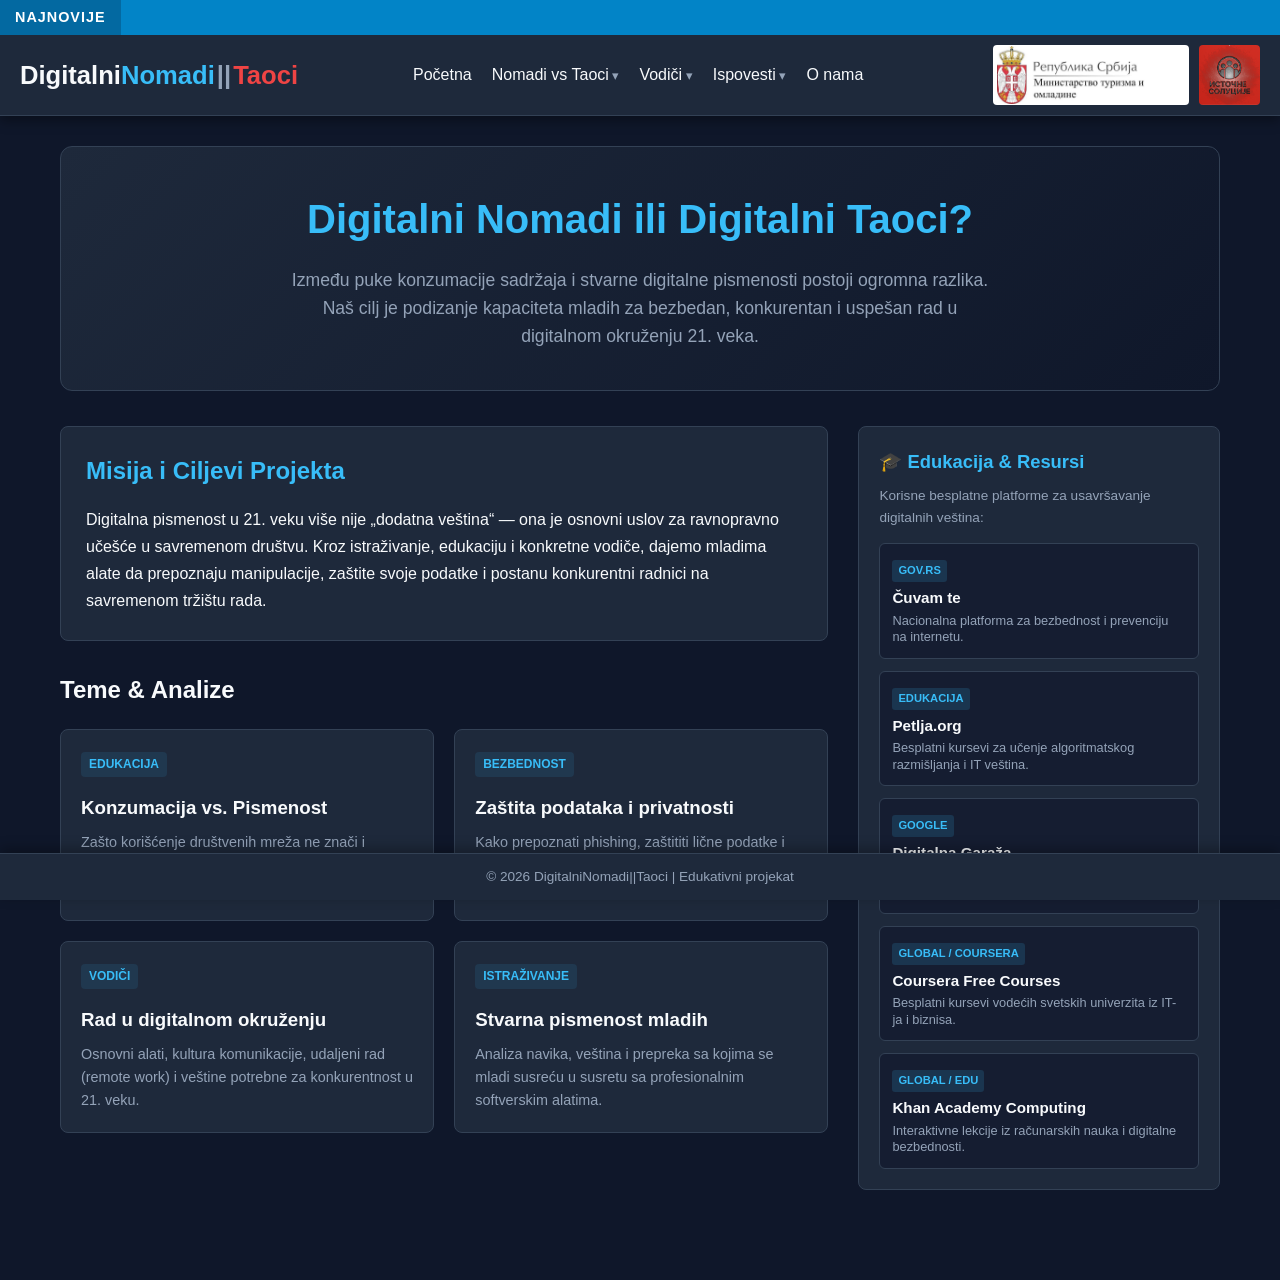
<file: index.html>
﻿<!DOCTYPE html>
<html lang="sr">
<head>
    <meta charset="UTF-8">
    <meta name="viewport" content="width=device-width, initial-scale=1.0">
    <title>Digitalni Nomadi || Taoci | Edukacija i Digitalna Pismenost Mladih</title>
    <link rel="stylesheet" href="stilovi.css">
    <link rel="icon" type="image/png" href="favicon.png">
</head>
<body>

    <!-- HEADER & TICKER (Učitava layout.js) -->
    <div id="header-container"></div>

    <!-- GLAVNI SADRŽAJ -->
    <div class="container">

        <!-- HERO SEKCIJA -->
        <section class="hero">
            <h1>Digitalni Nomadi ili Digitalni Taoci?</h1>
            <p>
                Između puke konzumacije sadržaja i stvarne digitalne pismenosti postoji ogromna razlika.
                Naš cilj je podizanje kapaciteta mladih za bezbedan, konkurentan i uspešan rad u digitalnom okruženju 21. veka.
            </p>
        </section>

        <!-- RASPORED DVE KOLONE -->
        <div class="main-content-layout">

            <!-- LEVA KOLONA: Članci i o projektu -->
            <main class="left-column">

                <!-- O PROJEKTU (Kratak pregled misije) -->
                <section class="about-summary">
                    <h2>Misija i Ciljevi Projekta</h2>
                    <p>
                        Digitalna pismenost u 21. veku više nije „dodatna veština“ — ona je osnovni uslov za ravnopravno učešće u savremenom društvu.
                        Kroz istraživanje, edukaciju i konkretne vodiče, dajemo mladima alate da prepoznaju manipulacije, zaštite svoje podatke i postanu konkurentni radnici na savremenom tržištu rada.
                    </p>
                </section>

                <h2 style="margin-bottom: 20px;">Teme & Analize</h2>

                <!-- GRID SA TEMAMA -->
                <div class="grid">

                    <div class="card">
                        <span class="tag">Edukacija</span>
                        <h3><a href="konzumacija-vs-pismenost.html">Konzumacija vs. Pismenost</a></h3>
                        <p>Zašto korišćenje društvenih mreža ne znači i poznavanje radnog okruženja? Razbijamo mit o „digitalnim urođenicima“.</p>
                    </div>

                    <div class="card">
                        <span class="tag">Bezbednost</span>
                        <h3><a href="zastita-podataka.html">Zaštita podataka i privatnosti</a></h3>
                        <p>Kako prepoznati phishing, zaštititi lične podatke i sigurno navigirati kroz digitalni prostor bezbedno i pametno.</p>
                    </div>

                    <div class="card">
                        <span class="tag">Vodiči</span>
                        <h3><a href="rad-u-digitalnom-okruzenju.html">Rad u digitalnom okruženju</a></h3>
                        <p>Osnovni alati, kultura komunikacije, udaljeni rad (remote work) i veštine potrebne za konkurentnost u 21. veku.</p>
                    </div>

                    <div class="card">
                        <span class="tag">Istraživanje</span>
                        <h3><a href="stvarna-pismenost-istrazivanje.html">Stvarna pismenost mladih</a></h3>
                        <p>Analiza navika, veština i prepreka sa kojima se mladi susreću u susretu sa profesionalnim softverskim alatima.</p>
                    </div>

                </div>

            </main>

            <!-- DESNA KOLONA: Eksterni edukativni linkovi (Sidebar) -->
            <aside class="right-sidebar">
                <div class="sidebar-box">
                    <h3>🎓 Edukacija & Resursi</h3>
                    <p class="sidebar-desc">Korisne besplatne platforme za usavršavanje digitalnih veština:</p>

                    <ul class="sidebar-list">
                        <li>
                            <a href="https://cuvamte.gov.rs/" target="_blank" rel="noopener noreferrer">
                                <span class="badge">Gov.rs</span>
                                <strong>Čuvam te</strong>
                                <small>Nacionalna platforma za bezbednost i prevenciju na internetu.</small>
                            </a>
                        </li>
                        <li>
                            <a href="https://petlja.org/" target="_blank" rel="noopener noreferrer">
                                <span class="badge">Edukacija</span>
                                <strong>Petlja.org</strong>
                                <small>Besplatni kursevi za učenje algoritmatskog razmišljanja i IT veština.</small>
                            </a>
                        </li>
                        <li>
                            <a href="https://grow.google/intl/sr" target="_blank" rel="noopener noreferrer">
                                <span class="badge">Google</span>
                                <strong>Digitalna Garaža</strong>
                                <small>Besplatni Google kursevi digitalne pismenosti i karijernog razvoja.</small>
                            </a>
                        </li>
                        <li>
                            <a href="https://www.coursera.org/courses?query=free" target="_blank" rel="noopener noreferrer">
                                <span class="badge">Global / Coursera</span>
                                <strong>Coursera Free Courses</strong>
                                <small>Besplatni kursevi vodećih svetskih univerzita iz IT-ja i biznisa.</small>
                            </a>
                        </li>
                        <li>
                            <a href="https://www.khanacademy.org/computing" target="_blank" rel="noopener noreferrer">
                                <span class="badge">Global / Edu</span>
                                <strong>Khan Academy Computing</strong>
                                <small>Interaktivne lekcije iz računarskih nauka i digitalne bezbednosti.</small>
                            </a>
                        </li>
                    </ul>
                </div>
            </aside>

        </div>

    </div>

    <!-- FOOTER (Učitava layout.js sa logoima Ministarstva i Udruženja) -->
    <div id="footer-container"></div>

    <!-- POZIV SKRIPTE -->
    <script src="layout.js"></script>

</body>
</html>
</file>
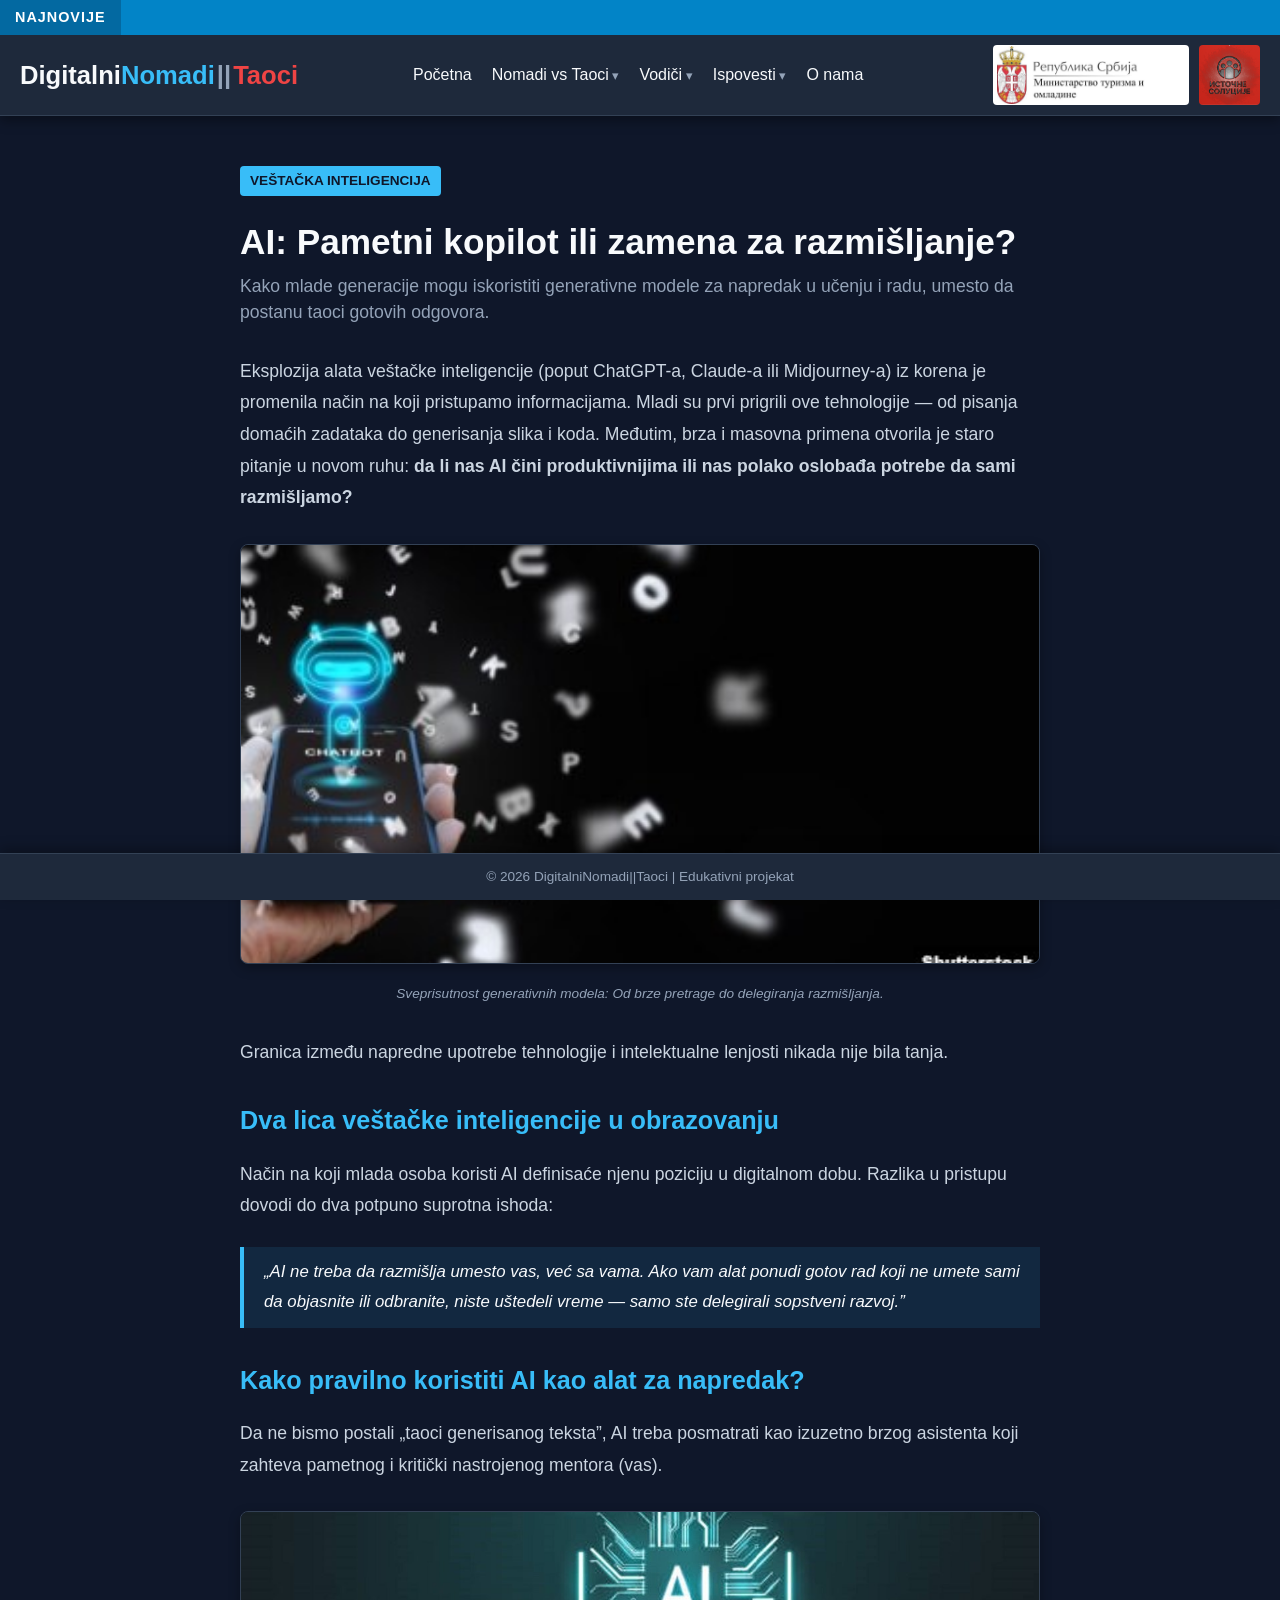
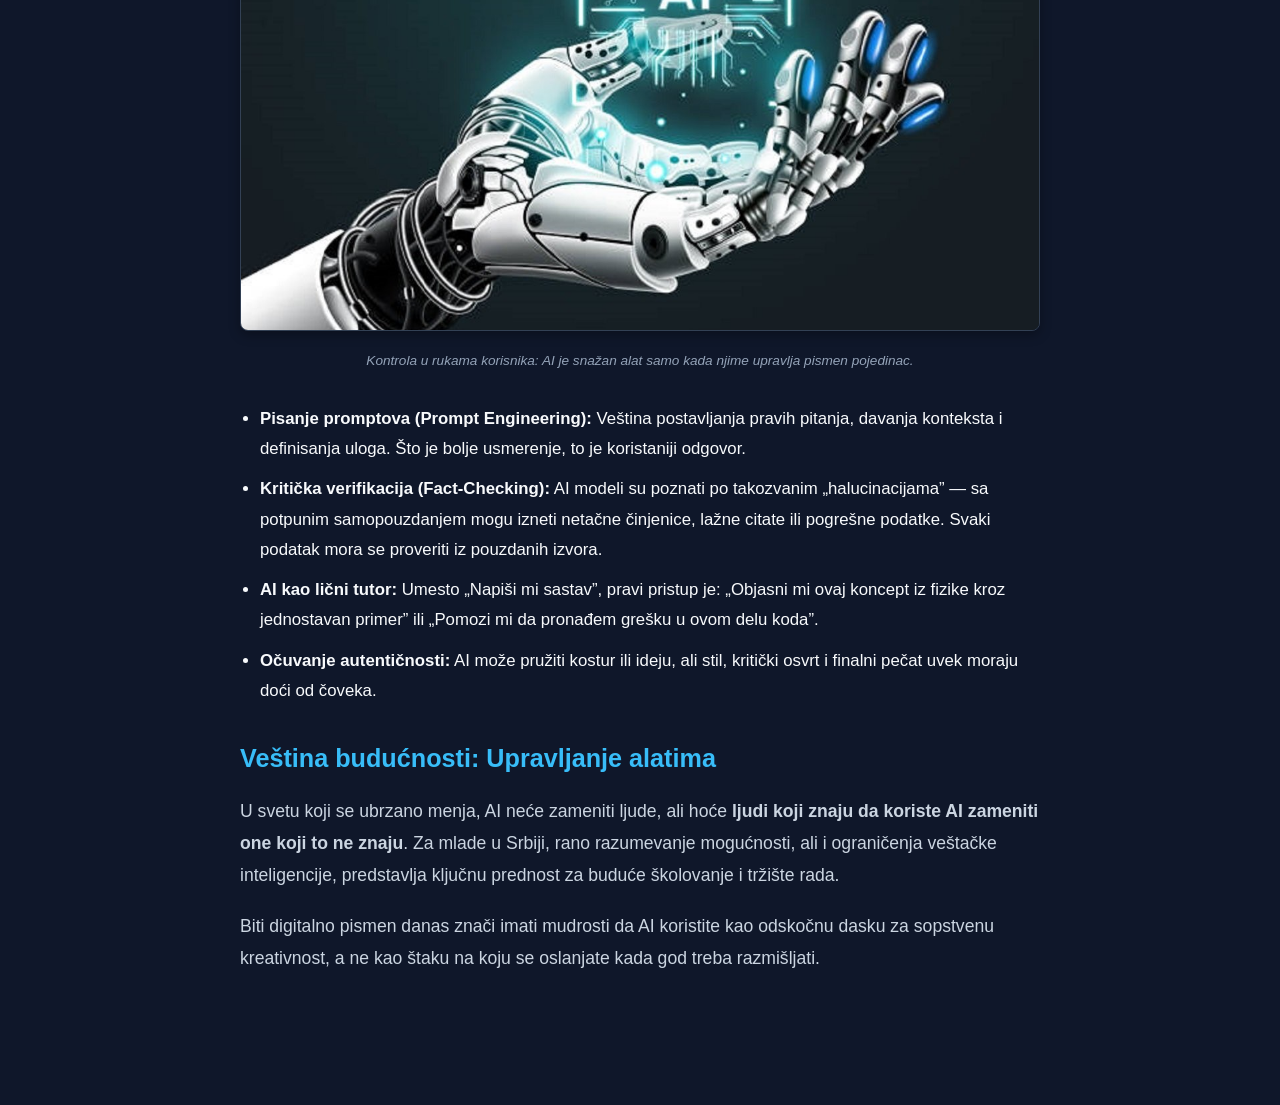
<file: ai-mladi.html>
﻿<!DOCTYPE html>
<html lang="sr">
<head>
    <meta charset="UTF-8">
    <meta name="viewport" content="width=device-width, initial-scale=1.0">
    <title>AI i Mladi | Digitalni Nomadi || Taoci</title>
    <link rel="stylesheet" href="stilovi.css">
</head>
<body>

    <!-- HEADER & TICKER -->
    <div id="header-container"></div>

    <!-- MAIN CONTENT -->
    <div class="container">

        <article class="article-container" style="max-width: 800px; margin: 0 auto; padding: 20px 0;">

            <!-- ZAGLAVLJE BEZ OKVIRA I POZADINE -->
            <header class="article-header" style="background: transparent !important; border: none !important; box-shadow: none !important; padding: 0 !important; margin-bottom: 30px; position: relative; z-index: 1;">
                <span class="tag" style="background: var(--accent-color, #38bdf8); color: #0f172a; padding: 4px 10px; border-radius: 4px; font-weight: bold; font-size: 0.85rem; display: inline-block; margin-bottom: 10px;">VEŠTAČKA INTELIGENCIJA</span>
                <h1 style="font-size: 2.2rem; margin: 15px 0 10px 0; line-height: 1.2;">AI: Pametni kopilot ili zamena za razmišljanje?</h1>
                <p class="subtitle" style="font-size: 1.1rem; color: var(--muted-text, #94a3b8); line-height: 1.5;">Kako mlade generacije mogu iskoristiti generativne modele za napredak u učenju i radu, umesto da postanu taoci gotovih odgovora.</p>
            </header>

            <section class="article-body" style="line-height: 1.8; color: var(--text-color, #e2e8f0); font-size: 1.05rem;">

                <p>
                    Eksplozija alata veštačke inteligencije (poput ChatGPT-a, Claude-a ili Midjourney-a) iz korena je promenila način na koji pristupamo informacijama. Mladi su prvi prigrili ove tehnologije — od pisanja domaćih zadataka do generisanja slika i koda. Međutim, brza i masovna primena otvorila je staro pitanje u novom ruhu: <strong>da li nas AI čini produktivnijima ili nas polako oslobađa potrebe da sami razmišljamo?</strong>
                </p>

                <!-- SLIKA 1: CHATBOT I MOBILNI TELEFON -->
                <figure style="margin: 30px 0; text-align: center;">
                    <img src="Slike/ai/slika1.jpg" alt="AI Chatbot na pametnom telefonu" style="width: 100%; max-height: 420px; object-fit: cover; border-radius: 8px; border: 1px solid var(--border-color, #334155); box-shadow: 0 4px 12px rgba(0,0,0,0.3);" />
                    <figcaption style="font-size: 0.85rem; color: var(--muted-text, #94a3b8); margin-top: 8px; font-style: italic;">Sveprisutnost generativnih modela: Od brze pretrage do delegiranja razmišljanja.</figcaption>
                </figure>

                <p>
                    Granica između napredne upotrebe tehnologije i intelektualne lenjosti nikada nije bila tanja.
                </p>

                <h2 style="color: var(--accent-color, #38bdf8); margin-top: 30px; margin-bottom: 15px;">Dva lica veštačke inteligencije u obrazovanju</h2>
                <p>
                    Način na koji mlada osoba koristi AI definisaće njenu poziciju u digitalnom dobu. Razlika u pristupu dovodi do dva potpuno suprotna ishoda:
                </p>

                <blockquote style="border-left: 4px solid var(--accent-color, #38bdf8); margin: 25px 0; padding: 10px 20px; background: rgba(56, 189, 248, 0.1); font-style: italic;">
                    „AI ne treba da razmišlja umesto vas, već sa vama. Ako vam alat ponudi gotov rad koji ne umete sami da objasnite ili odbranite, niste uštedeli vreme — samo ste delegirali sopstveni razvoj.”
                </blockquote>

                <h2 style="color: var(--accent-color, #38bdf8); margin-top: 30px; margin-bottom: 15px;">Kako pravilno koristiti AI kao alat za napredak?</h2>
                <p>
                    Da ne bismo postali „taoci generisanog teksta”, AI treba posmatrati kao izuzetno brzog asistenta koji zahteva pametnog i kritički nastrojenog mentora (vas).
                </p>

                <!-- SLIKA 2: ROBOTSKA RUKA I AI KONTROLNI INTERFEJS -->
                <figure style="margin: 30px 0; text-align: center;">
                    <img src="Slike/ai/slika2.jpg" alt="Veštačka inteligencija kao alat i asistent" style="width: 100%; max-height: 420px; object-fit: cover; border-radius: 8px; border: 1px solid var(--border-color, #334155); box-shadow: 0 4px 12px rgba(0,0,0,0.3);" />
                    <figcaption style="font-size: 0.85rem; color: var(--muted-text, #94a3b8); margin-top: 8px; font-style: italic;">Kontrola u rukama korisnika: AI je snažan alat samo kada njime upravlja pismen pojedinac.</figcaption>
                </figure>

                <ul style="margin-left: 20px; margin-bottom: 20px;">
                    <li style="margin-bottom: 10px;"><strong>Pisanje promptova (Prompt Engineering):</strong> Veština postavljanja pravih pitanja, davanja konteksta i definisanja uloga. Što je bolje usmerenje, to je koristaniji odgovor.</li>
                    <li style="margin-bottom: 10px;"><strong>Kritička verifikacija (Fact-Checking):</strong> AI modeli su poznati po takozvanim „halucinacijama” — sa potpunim samopouzdanjem mogu izneti netačne činjenice, lažne citate ili pogrešne podatke. Svaki podatak mora se proveriti iz pouzdanih izvora.</li>
                    <li style="margin-bottom: 10px;"><strong>AI kao lični tutor:</strong> Umesto „Napiši mi sastav”, pravi pristup je: „Objasni mi ovaj koncept iz fizike kroz jednostavan primer” ili „Pomozi mi da pronađem grešku u ovom delu koda”.</li>
                    <li style="margin-bottom: 10px;"><strong>Očuvanje autentičnosti:</strong> AI može pružiti kostur ili ideju, ali stil, kritički osvrt i finalni pečat uvek moraju doći od čoveka.</li>
                </ul>

                <h2 style="color: var(--accent-color, #38bdf8); margin-top: 30px; margin-bottom: 15px;">Veština budućnosti: Upravljanje alatima</h2>
                <p>
                    U svetu koji se ubrzano menja, AI neće zameniti ljude, ali hoće <strong>ljudi koji znaju da koriste AI zameniti one koji to ne znaju</strong>. Za mlade u Srbiji, rano razumevanje mogućnosti, ali i ograničenja veštačke inteligencije, predstavlja ključnu prednost za buduće školovanje i tržište rada.
                </p>
                <p>
                    Biti digitalno pismen danas znači imati mudrosti da AI koristite kao odskočnu dasku za sopstvenu kreativnost, a ne kao štaku na koju se oslanjate kada god treba razmišljati.
                </p>

            </section>

        </article>

    </div>

    <!-- FOOTER -->
    <div id="footer-container"></div>

    <!-- POZIV SKRIPTE -->
    <script src="layout.js"></script>

</body>
</html>
</file>
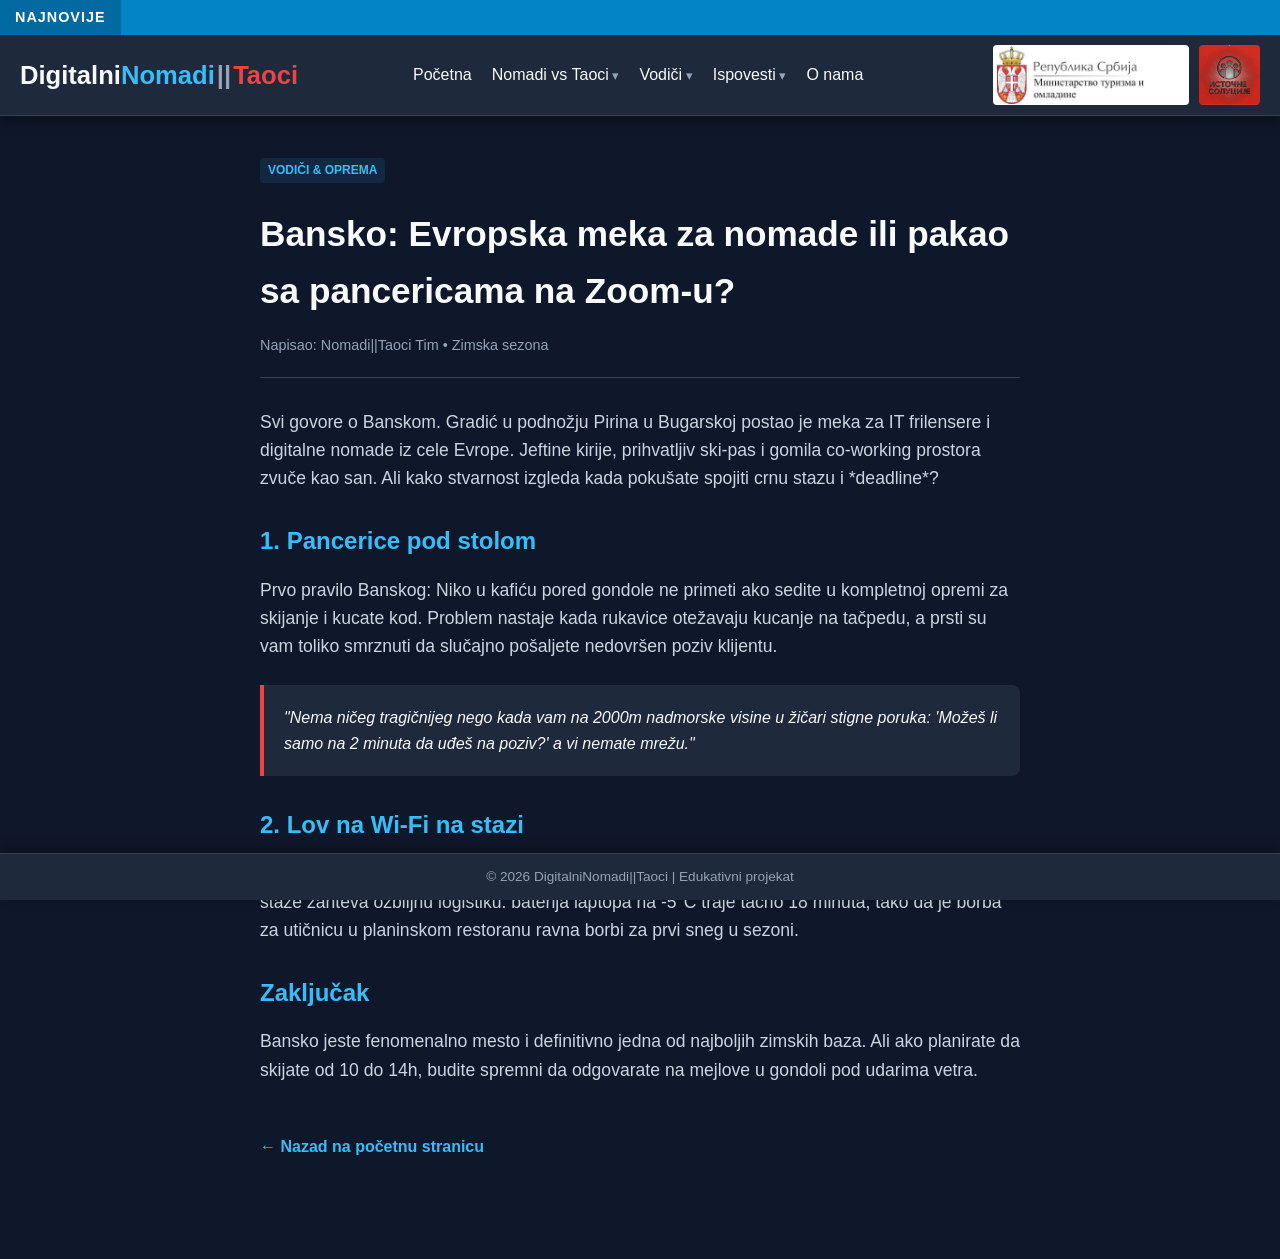
<file: bansko-vodic.html>
﻿<!DOCTYPE html>
<html lang="sr">
<head>
    <meta charset="UTF-8">
    <meta name="viewport" content="width=device-width, initial-scale=1.0">
    <title>Bansko Vodič | DigitalniNomadi||Taoci</title>
    <link rel="stylesheet" href="stilovi.css">
</head>
<body>

    <div id="header-container"></div>



    <!-- SADRŽAJ ČLANKA -->
    <div class="article-container">

        <div class="article-header">
            <span class="tag">Vodiči & Oprema</span>
            <h1 class="article-title">Bansko: Evropska meka za nomade ili pakao sa pancericama na Zoom-u?</h1>
            <div class="article-meta">Napisao: Nomadi||Taoci Tim • Zimska sezona</div>
        </div>

        <div class="article-body">
            <p>Svi govore o Banskom. Gradić u podnožju Pirina u Bugarskoj postao je meka za IT frilensere i digitalne nomade iz cele Evrope. Jeftine kirije, prihvatljiv ski-pas i gomila co-working prostora zvuče kao san. Ali kako stvarnost izgleda kada pokušate spojiti crnu stazu i *deadline*?</p>

            <h2>1. Pancerice pod stolom</h2>
            <p>Prvo pravilo Banskog: Niko u kafiću pored gondole ne primeti ako sedite u kompletnoj opremi za skijanje i kucate kod. Problem nastaje kada rukavice otežavaju kucanje na tačpedu, a prsti su vam toliko smrznuti da slučajno pošaljete nedovršen poziv klijentu.</p>

            <div class="quote-box">
                "Nema ničeg tragičnijeg nego kada vam na 2000m nadmorske visine u žičari stigne poruka: 'Možeš li samo na 2 minuta da uđeš na poziv?' a vi nemate mrežu."
            </div>

            <h2>2. Lov na Wi-Fi na stazi</h2>
            <p>Iako je Bansko odlično pokriveno internetom u samom gradu, planina ima svoja pravila. Rad sa staze zahteva ozbiljnu logistiku: baterija laptopa na -5°C traje tačno 18 minuta, tako da je borba za utičnicu u planinskom restoranu ravna borbi za prvi sneg u sezoni.</p>

            <h2>Zaključak</h2>
            <p>Bansko jeste fenomenalno mesto i definitivno jedna od najboljih zimskih baza. Ali ako planirate da skijate od 10 do 14h, budite spremni da odgovarate na mejlove u gondoli pod udarima vetra.</p>
        </div>
        <a href="index.html" class="back-btn">← Nazad na početnu stranicu</a>

    </div>
    <div id="footer-container"></div>

    <script src="layout.js"></script>


</body>
</html>
</file>
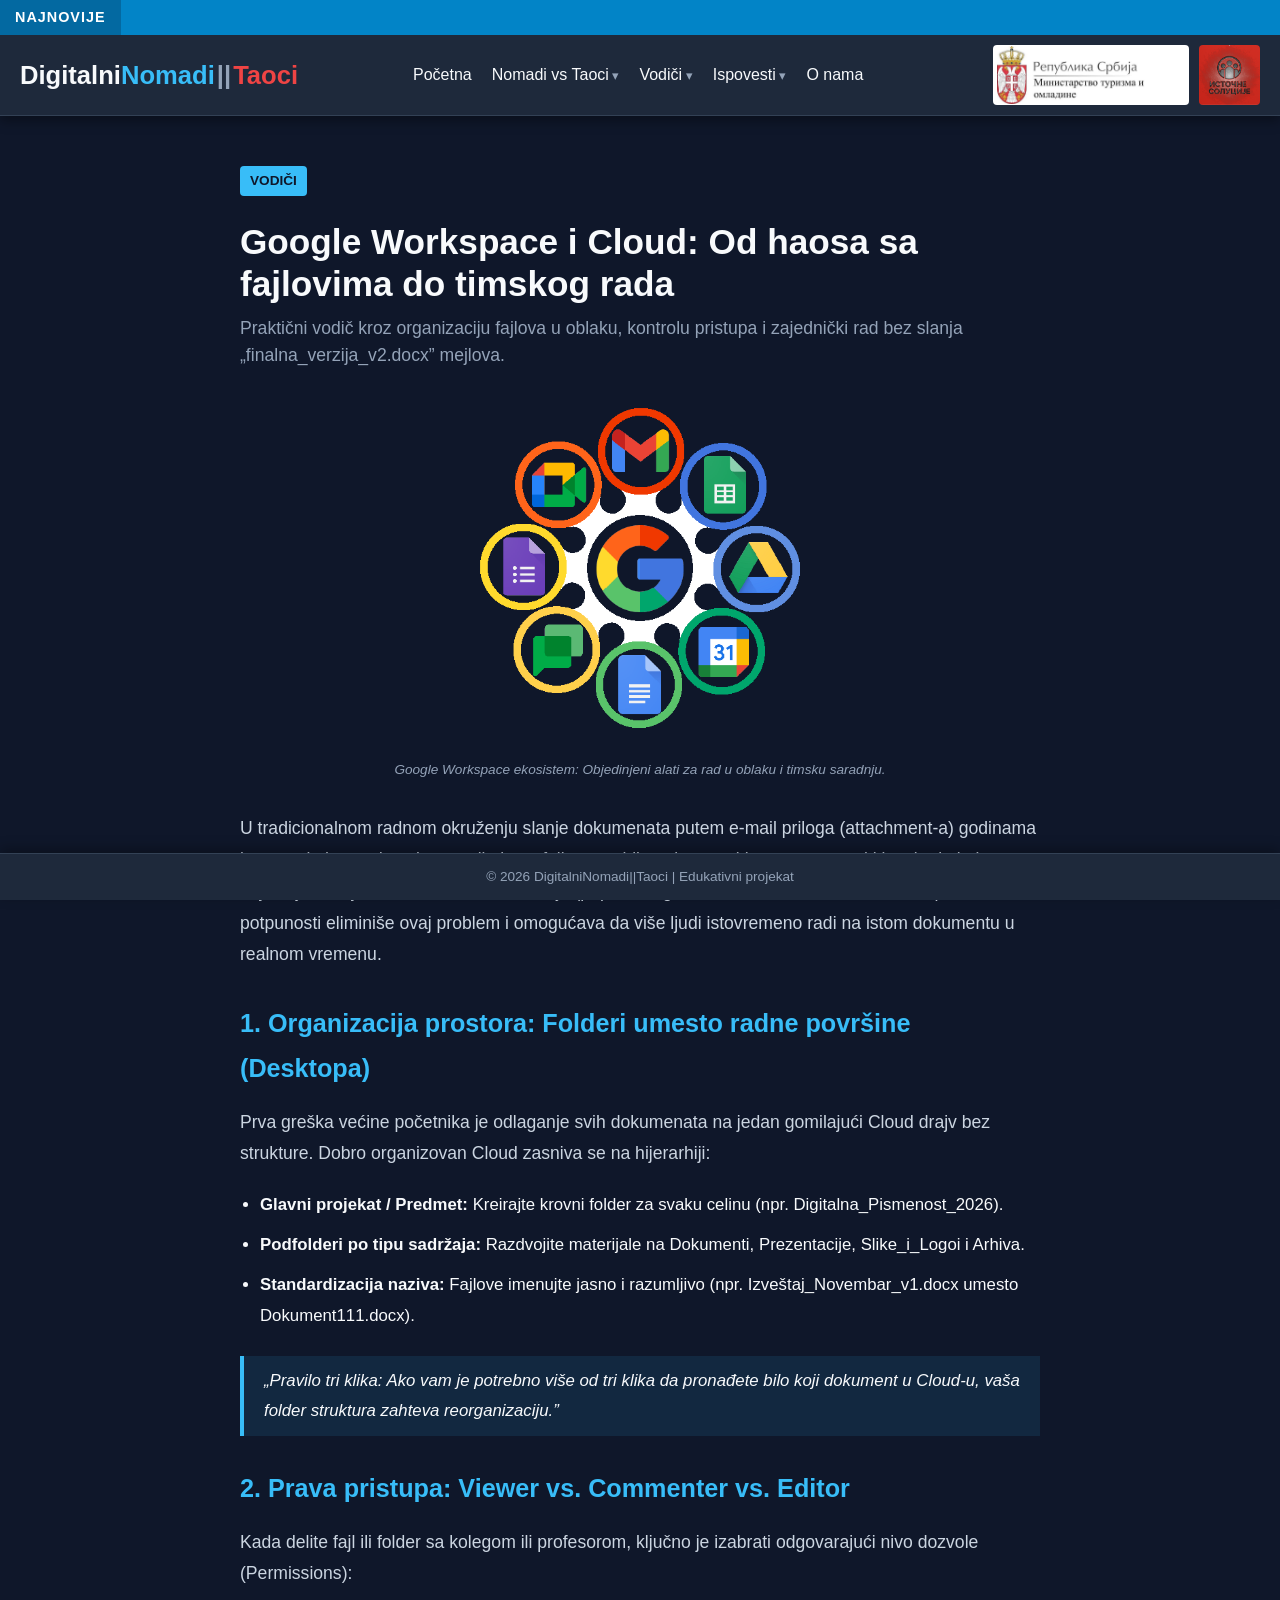
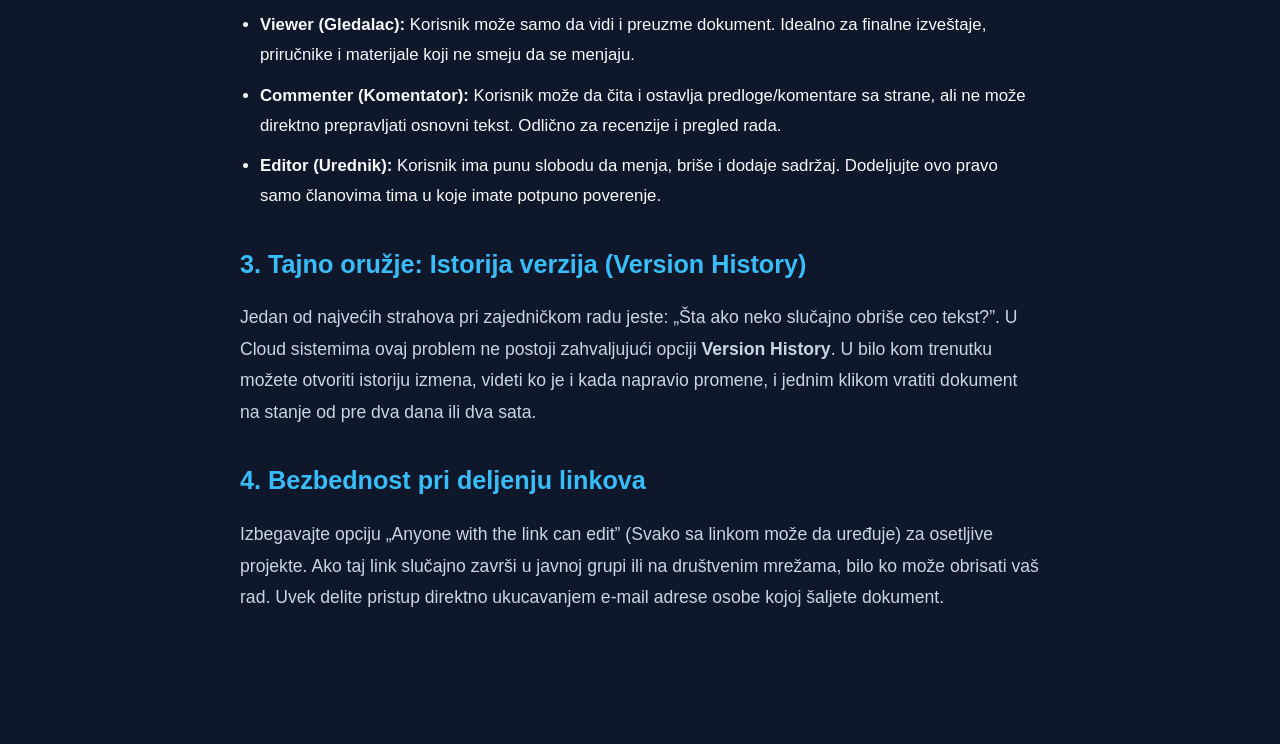
<file: cloud-alati-i-deljenje.html>
﻿<!DOCTYPE html>
<html lang="sr">
<head>
    <meta charset="UTF-8">
    <meta name="viewport" content="width=device-width, initial-scale=1.0">
    <title>Cloud Alati i Deljenje Dokumenata | Digitalni Nomadi || Taoci</title>
    <link rel="stylesheet" href="stilovi.css">
</head>
<body>

    <!-- HEADER & TICKER -->
    <div id="header-container"></div>

    <!-- MAIN CONTENT -->
    <div class="container">

        <article class="article-container" style="max-width: 800px; margin: 0 auto; padding: 20px 0;">

            <!-- ZAGLAVLJE BEZ OKVIRA I POZADINE -->
            <header class="article-header" style="background: transparent !important; border: none !important; box-shadow: none !important; padding: 0 !important; margin-bottom: 30px; position: relative; z-index: 1;">
                <span class="tag" style="background: var(--accent-color, #38bdf8); color: #0f172a; padding: 4px 10px; border-radius: 4px; font-weight: bold; font-size: 0.85rem; display: inline-block; margin-bottom: 10px;">VODIČI</span>
                <h1 style="font-size: 2.2rem; margin: 15px 0 10px 0; line-height: 1.2;">Google Workspace i Cloud: Od haosa sa fajlovima do timskog rada</h1>
                <p class="subtitle" style="font-size: 1.1rem; color: var(--muted-text, #94a3b8); line-height: 1.5;">Praktični vodič kroz organizaciju fajlova u oblaku, kontrolu pristupa i zajednički rad bez slanja „finalna_verzija_v2.docx” mejlova.</p>
            </header>

            <section class="article-body" style="line-height: 1.8; color: var(--text-color, #e2e8f0); font-size: 1.05rem;">
                <figure style="margin: 30px 0; text-align: center;">
                    <img src="Slike/Cloud/slika1.png" alt="Google Workspace ekosistem alata" style="max-width: 340px; width: 100%; height: auto; border-radius: 8px;" />
                    <figcaption style="font-size: 0.85rem; color: var(--muted-text, #94a3b8); margin-top: 10px; font-style: italic;">Google Workspace ekosistem: Objedinjeni alati za rad u oblaku i timsku saradnju.</figcaption>
                </figure>

                <p>
                    U tradicionalnom radnom okruženju slanje dokumenata putem e-mail priloga (attachment-a) godinama je stvaralo haos: desetine verzija istog fajla, zagubljene izmene i konstantno zapitkivanje „koja je najnovija verzija?”. Rad u Cloud okruženju (poput Google Drive-a ili Microsoft OneDrive-a) u potpunosti eliminiše ovaj problem i omogućava da više ljudi istovremeno radi na istom dokumentu u realnom vremenu.
                </p>

                <h2 style="color: var(--accent-color, #38bdf8); margin-top: 30px; margin-bottom: 15px;">1. Organizacija prostora: Folderi umesto radne površine (Desktopa)</h2>
                <p>
                    Prva greška većine početnika je odlaganje svih dokumenata na jedan gomilajući Cloud drajv bez strukture. Dobro organizovan Cloud zasniva se na hijerarhiji:
                </p>

                <ul style="margin-left: 20px; margin-bottom: 20px;">
                    <li style="margin-bottom: 10px;"><strong>Glavni projekat / Predmet:</strong> Kreirajte krovni folder za svaku celinu (npr. <code>Digitalna_Pismenost_2026</code>).</li>
                    <li style="margin-bottom: 10px;"><strong>Podfolderi po tipu sadržaja:</strong> Razdvojite materijale na <code>Dokumenti</code>, <code>Prezentacije</code>, <code>Slike_i_Logoi</code> i <code>Arhiva</code>.</li>
                    <li style="margin-bottom: 10px;"><strong>Standardizacija naziva:</strong> Fajlove imenujte jasno i razumljivo (npr. <code>Izveštaj_Novembar_v1.docx</code> umesto <code>Dokument111.docx</code>).</li>
                </ul>

                <blockquote style="border-left: 4px solid var(--accent-color, #38bdf8); margin: 25px 0; padding: 10px 20px; background: rgba(56, 189, 248, 0.1); font-style: italic;">
                    „Pravilo tri klika: Ako vam je potrebno više od tri klika da pronađete bilo koji dokument u Cloud-u, vaša folder struktura zahteva reorganizaciju.”
                </blockquote>

                <h2 style="color: var(--accent-color, #38bdf8); margin-top: 30px; margin-bottom: 15px;">2. Prava pristupa: Viewer vs. Commenter vs. Editor</h2>
                <p>
                    Kada delite fajl ili folder sa kolegom ili profesorom, ključno je izabrati odgovarajući nivo dozvole (Permissions):
                </p>

                <ul style="margin-left: 20px; margin-bottom: 20px;">
                    <li style="margin-bottom: 10px;"><strong>Viewer (Gledalac):</strong> Korisnik može samo da vidi i preuzme dokument. Idealno za finalne izveštaje, priručnike i materijale koji ne smeju da se menjaju.</li>
                    <li style="margin-bottom: 10px;"><strong>Commenter (Komentator):</strong> Korisnik može da čita i ostavlja predloge/komentare sa strane, ali ne može direktno prepravljati osnovni tekst. Odlično za recenzije i pregled rada.</li>
                    <li style="margin-bottom: 10px;"><strong>Editor (Urednik):</strong> Korisnik ima punu slobodu da menja, briše i dodaje sadržaj. Dodeljujte ovo pravo samo članovima tima u koje imate potpuno poverenje.</li>
                </ul>

                <h2 style="color: var(--accent-color, #38bdf8); margin-top: 30px; margin-bottom: 15px;">3. Tajno oružje: Istorija verzija (Version History)</h2>
                <p>
                    Jedan od najvećih strahova pri zajedničkom radu jeste: „Šta ako neko slučajno obriše ceo tekst?”. U Cloud sistemima ovaj problem ne postoji zahvaljujući opciji <strong>Version History</strong>. U bilo kom trenutku možete otvoriti istoriju izmena, videti ko je i kada napravio promene, i jednim klikom vratiti dokument na stanje od pre dva dana ili dva sata.
                </p>

                <h2 style="color: var(--accent-color, #38bdf8); margin-top: 30px; margin-bottom: 15px;">4. Bezbednost pri deljenju linkova</h2>
                <p>
                    Izbegavajte opciju „Anyone with the link can edit” (Svako sa linkom može da uređuje) za osetljive projekte. Ako taj link slučajno završi u javnoj grupi ili na društvenim mrežama, bilo ko može obrisati vaš rad. Uvek delite pristup direktno ukucavanjem e-mail adrese osobe kojoj šaljete dokument.
                </p>

            </section>

        </article>

    </div>

    <!-- FOOTER -->
    <div id="footer-container"></div>

    <!-- POZIV SKRIPTE -->
    <script src="layout.js"></script>

</body>
</html>
</file>
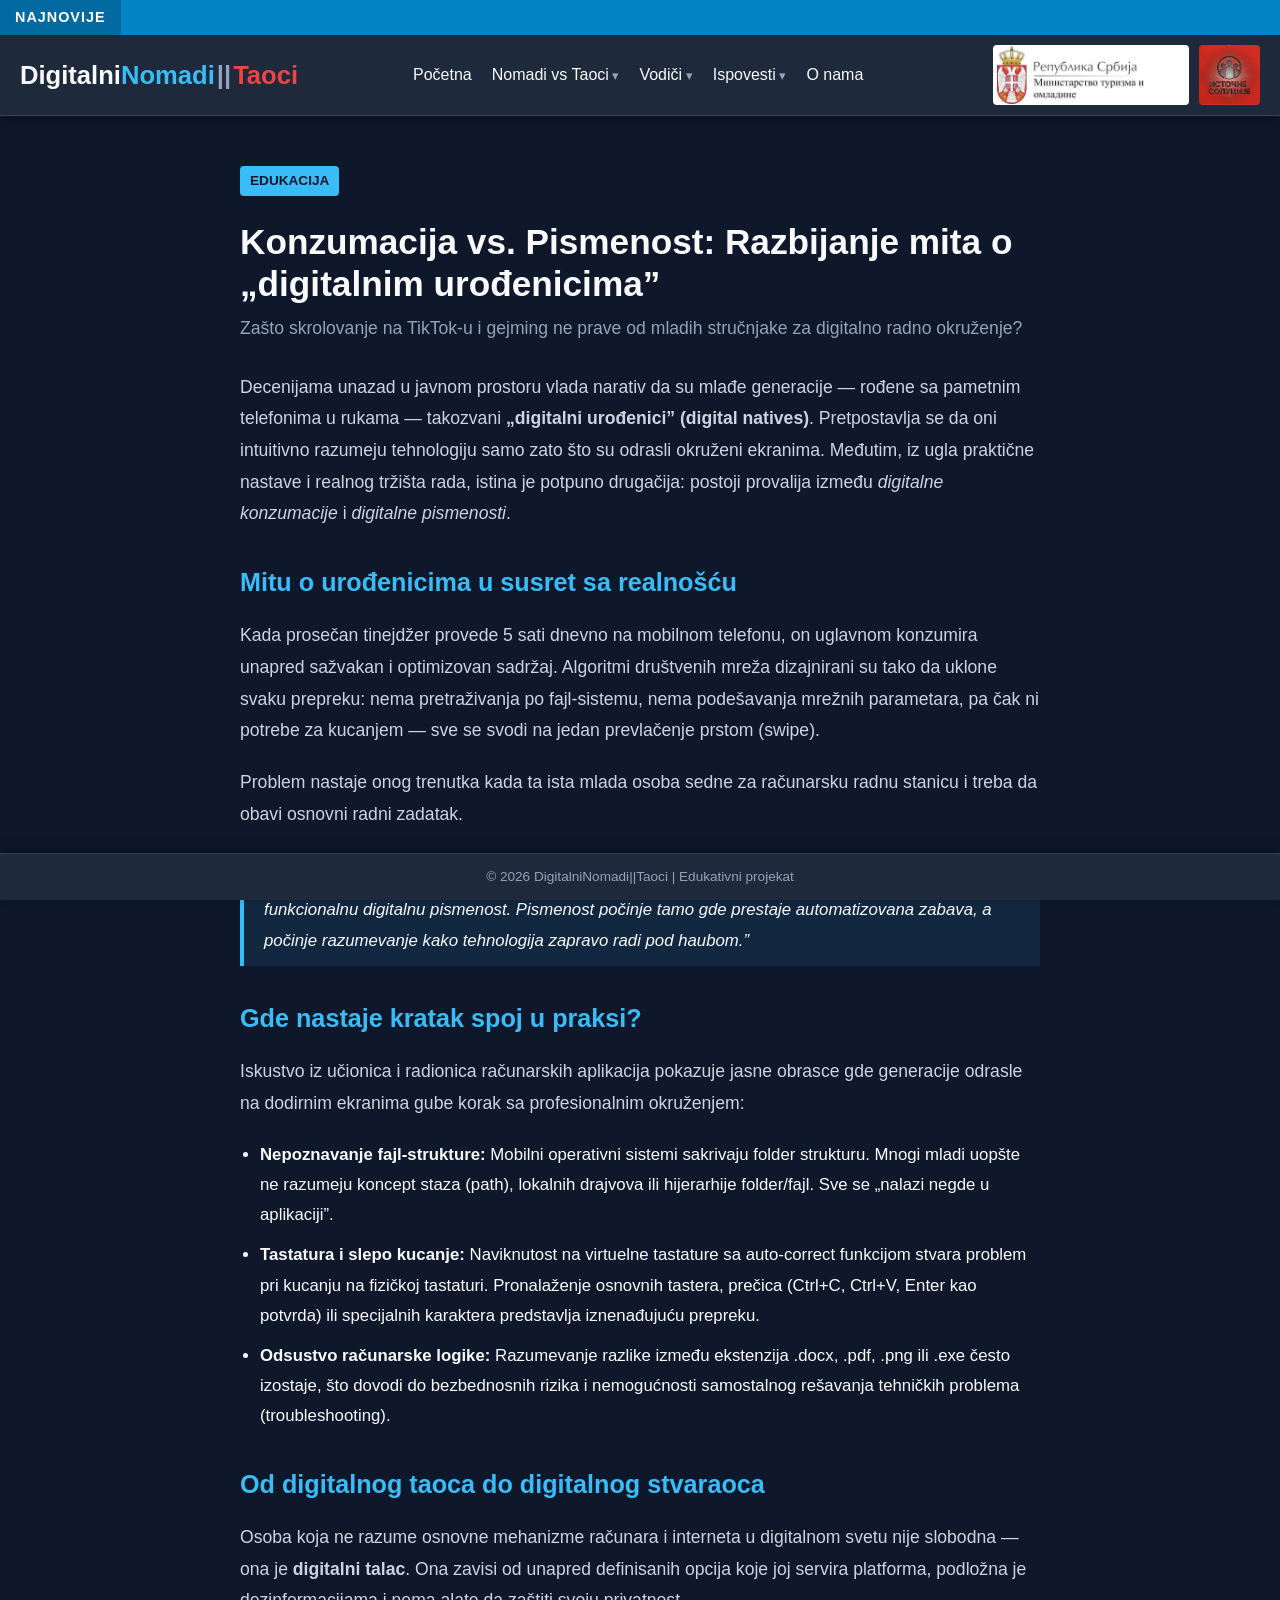
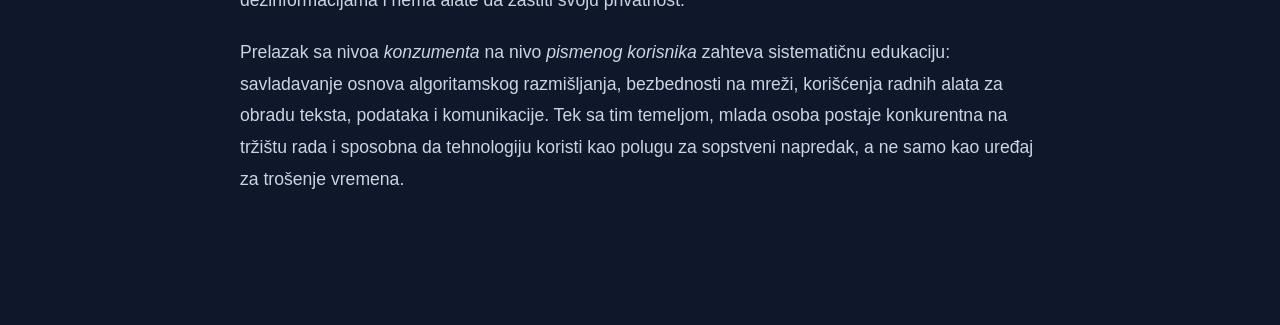
<file: konzumacija-vs-pismenost.html>
﻿<!DOCTYPE html>
<html lang="sr">
<head>
    <meta charset="UTF-8">
    <meta name="viewport" content="width=device-width, initial-scale=1.0">
    <title>Konzumacija vs. Pismenost | Digitalni Nomadi || Taoci</title>
    <link rel="stylesheet" href="stilovi.css">
</head>
<body>

    <!-- HEADER & TICKER -->
    <div id="header-container"></div>

    <!-- MAIN CONTENT -->
    <div class="container">

        <article class="article-container" style="max-width: 800px; margin: 0 auto; padding: 20px 0;">

            <!-- ZAGLAVLJE BEZ OKVIRA I POZADINE -->
            <header class="article-header" style="background: transparent !important; border: none !important; box-shadow: none !important; padding: 0 !important; margin-bottom: 30px; position: relative; z-index: 1;">
                <span class="tag" style="background: var(--accent-color, #38bdf8); color: #0f172a; padding: 4px 10px; border-radius: 4px; font-weight: bold; font-size: 0.85rem; display: inline-block; margin-bottom: 10px;">EDUKACIJA</span>
                <h1 style="font-size: 2.2rem; margin: 15px 0 10px 0; line-height: 1.2;">Konzumacija vs. Pismenost: Razbijanje mita o „digitalnim urođenicima”</h1>
                <p class="subtitle" style="font-size: 1.1rem; color: var(--muted-text, #94a3b8); line-height: 1.5;">Zašto skrolovanje na TikTok-u i gejming ne prave od mladih stručnjake za digitalno radno okruženje?</p>
            </header>

            <section class="article-body" style="line-height: 1.8; color: var(--text-color, #e2e8f0); font-size: 1.05rem;">

                <p>
                    Decenijama unazad u javnom prostoru vlada narativ da su mlađe generacije — rođene sa pametnim telefonima u rukama — takozvani <strong>„digitalni urođenici” (digital natives)</strong>. Pretpostavlja se da oni intuitivno razumeju tehnologiju samo zato što su odrasli okruženi ekranima. Međutim, iz ugla praktične nastave i realnog tržišta rada, istina je potpuno drugačija: postoji provalija između <em>digitalne konzumacije</em> i <em>digitalne pismenosti</em>.
                </p>

                <h2 style="color: var(--accent-color, #38bdf8); margin-top: 30px; margin-bottom: 15px;">Mitu o urođenicima u susret sa realnošću</h2>
                <p>
                    Kada prosečan tinejdžer provede 5 sati dnevno na mobilnom telefonu, on uglavnom konzumira unapred sažvakan i optimizovan sadržaj. Algoritmi društvenih mreža dizajnirani su tako da uklone svaku prepreku: nema pretraživanja po fajl-sistemu, nema podešavanja mrežnih parametara, pa čak ni potrebe za kucanjem — sve se svodi na jedan prevlačenje prstom (swipe).
                </p>
                <p>
                    Problem nastaje onog trenutka kada ta ista mlada osoba sedne za računarsku radnu stanicu i treba da obavi osnovni radni zadatak.
                </p>

                <blockquote style="border-left: 4px solid var(--accent-color, #38bdf8); margin: 25px 0; padding: 10px 20px; background: rgba(56, 189, 248, 0.1); font-style: italic;">
                    „Sposobnost da se pronađe filter na Instagramu ili instalira igrica jednim klikom ne predstavlja funkcionalnu digitalnu pismenost. Pismenost počinje tamo gde prestaje automatizovana zabava, a počinje razumevanje kako tehnologija zapravo radi pod haubom.”
                </blockquote>

                <h2 style="color: var(--accent-color, #38bdf8); margin-top: 30px; margin-bottom: 15px;">Gde nastaje kratak spoj u praksi?</h2>
                <p>
                    Iskustvo iz učionica i radionica računarskih aplikacija pokazuje jasne obrasce gde generacije odrasle na dodirnim ekranima gube korak sa profesionalnim okruženjem:
                </p>

                <ul style="margin-left: 20px; margin-bottom: 20px;">
                    <li style="margin-bottom: 10px;"><strong>Nepoznavanje fajl-strukture:</strong> Mobilni operativni sistemi sakrivaju folder strukturu. Mnogi mladi uopšte ne razumeju koncept staza (path), lokalnih drajvova ili hijerarhije folder/fajl. Sve se „nalazi negde u aplikaciji”.</li>
                    <li style="margin-bottom: 10px;"><strong>Tastatura i slepo kucanje:</strong> Naviknutost na virtuelne tastature sa auto-correct funkcijom stvara problem pri kucanju na fizičkoj tastaturi. Pronalaženje osnovnih tastera, prečica (<code>Ctrl+C</code>, <code>Ctrl+V</code>, <code>Enter</code> kao potvrda) ili specijalnih karaktera predstavlja iznenađujuću prepreku.</li>
                    <li style="margin-bottom: 10px;"><strong>Odsustvo računarske logike:</strong> Razumevanje razlike između ekstenzija <code>.docx</code>, <code>.pdf</code>, <code>.png</code> ili <code>.exe</code> često izostaje, što dovodi do bezbednosnih rizika i nemogućnosti samostalnog rešavanja tehničkih problema (troubleshooting).</li>
                </ul>

                <h2 style="color: var(--accent-color, #38bdf8); margin-top: 30px; margin-bottom: 15px;">Od digitalnog taoca do digitalnog stvaraoca</h2>
                <p>
                    Osoba koja ne razume osnovne mehanizme računara i interneta u digitalnom svetu nije slobodna — ona je <strong>digitalni talac</strong>. Ona zavisi od unapred definisanih opcija koje joj servira platforma, podložna je dezinformacijama i nema alate da zaštiti svoju privatnost.
                </p>
                <p>
                    Prelazak sa nivoa <em>konzumenta</em> na nivo <em>pismenog korisnika</em> zahteva sistematičnu edukaciju: savladavanje osnova algoritamskog razmišljanja, bezbednosti na mreži, korišćenja radnih alata za obradu teksta, podataka i komunikacije. Tek sa tim temeljom, mlada osoba postaje konkurentna na tržištu rada i sposobna da tehnologiju koristi kao polugu za sopstveni napredak, a ne samo kao uređaj za trošenje vremena.
                </p>

            </section>

        </article>

    </div>

    <!-- FOOTER -->
    <div id="footer-container"></div>

    <!-- POZIV SKRIPTE -->
    <script src="layout.js"></script>

</body>
</html>
</file>
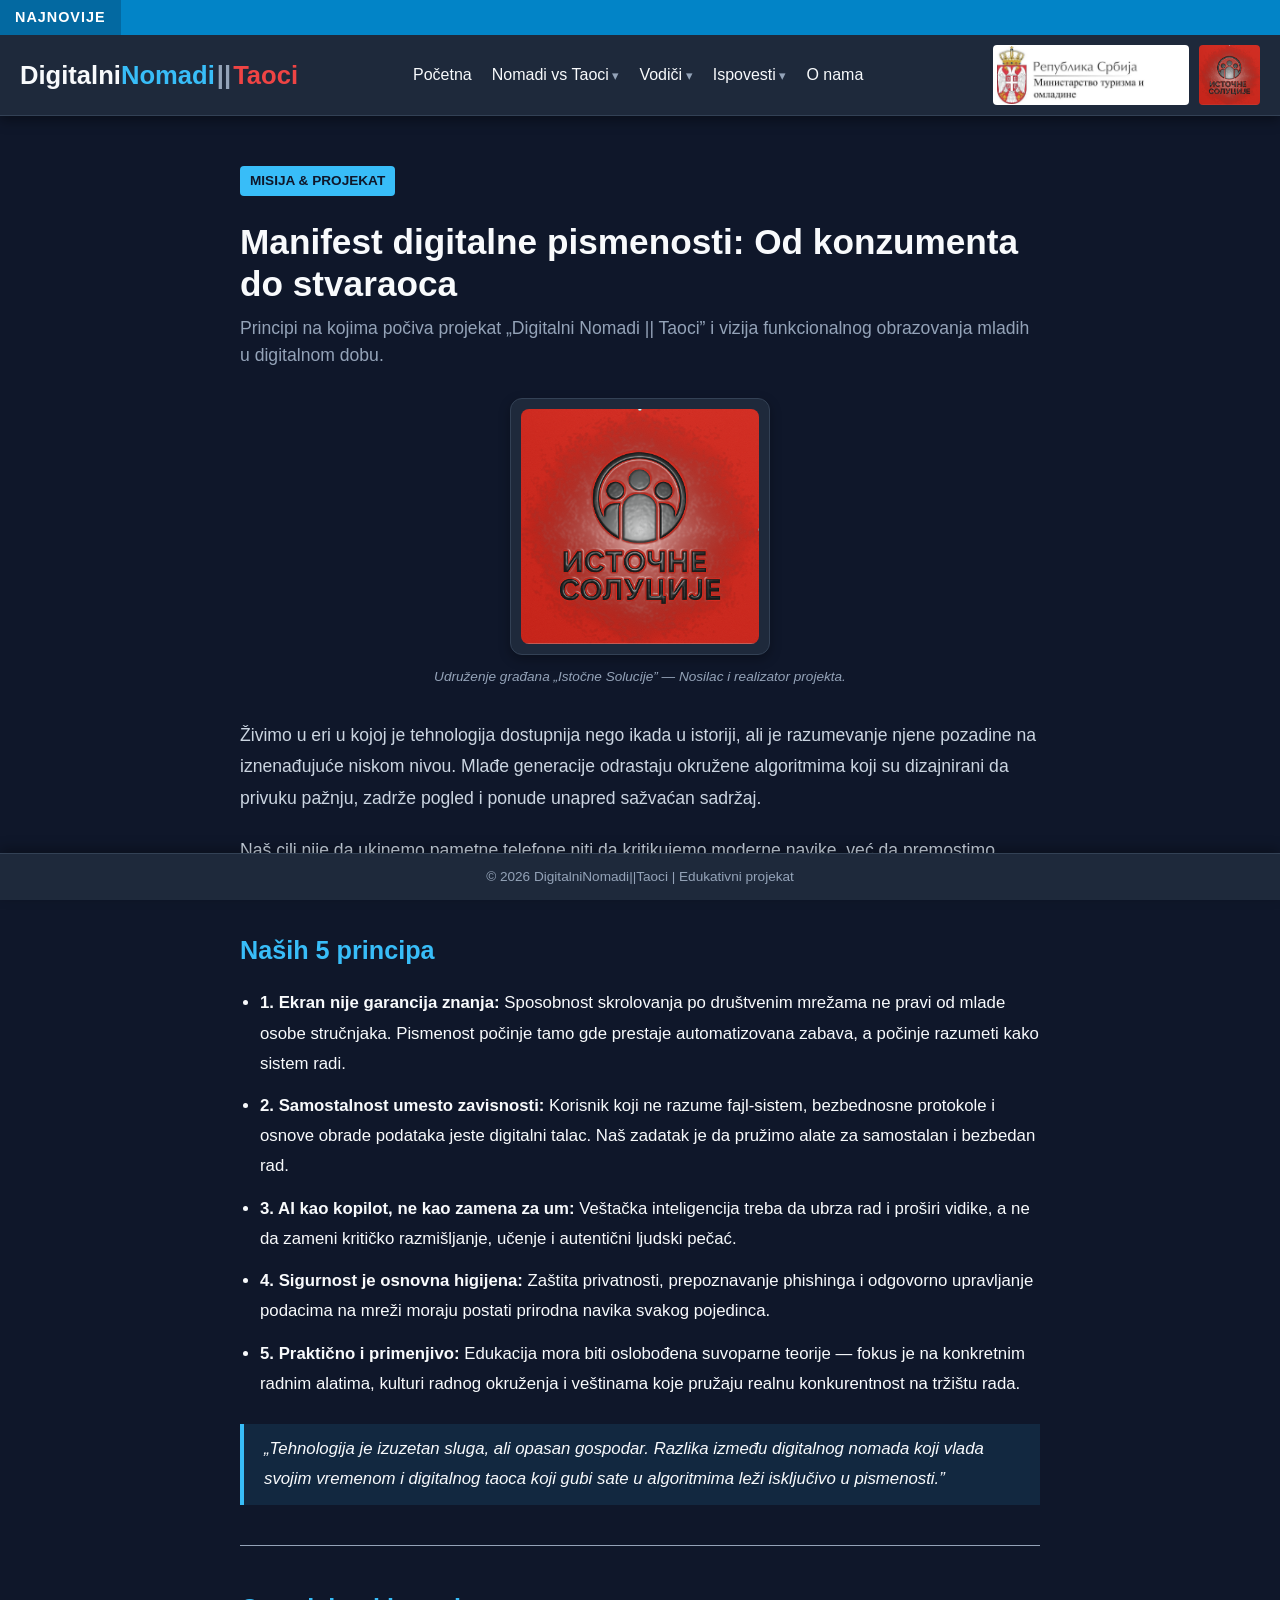
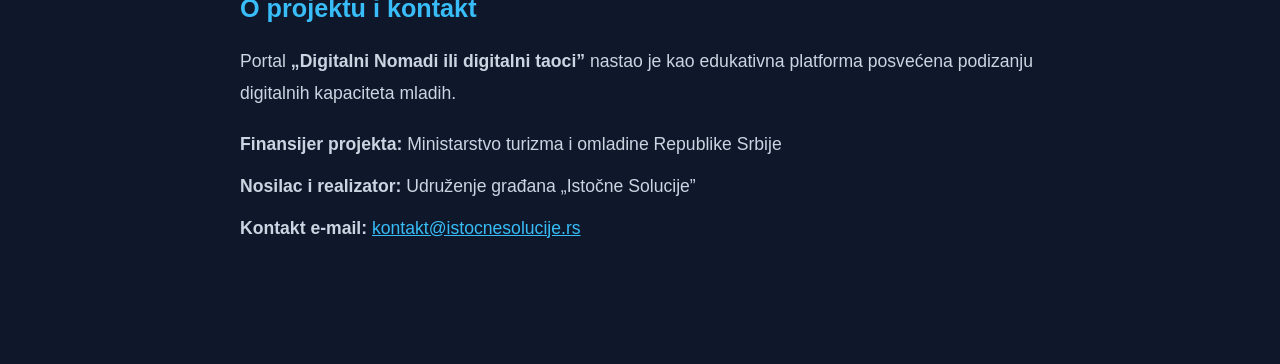
<file: manifest.html>
﻿<!DOCTYPE html>
<html lang="sr">
<head>
    <meta charset="UTF-8">
    <meta name="viewport" content="width=device-width, initial-scale=1.0">
    <title>Manifest & Kontakt | Digitalni Nomadi || Taoci</title>
    <link rel="stylesheet" href="stilovi.css">
</head>
<body>

    <!-- HEADER & TICKER -->
    <div id="header-container"></div>

    <!-- MAIN CONTENT -->
    <div class="container">

        <article class="article-container" style="max-width: 800px; margin: 0 auto; padding: 20px 0;">

            <!-- ZAGLAVLJE BEZ OKVIRA I POZADINE -->
            <header class="article-header" style="background: transparent !important; border: none !important; box-shadow: none !important; padding: 0 !important; margin-bottom: 30px; position: relative; z-index: 1;">
                <span class="tag" style="background: var(--accent-color, #38bdf8); color: #0f172a; padding: 4px 10px; border-radius: 4px; font-weight: bold; font-size: 0.85rem; display: inline-block; margin-bottom: 10px;">MISIJA & PROJEKAT</span>
                <h1 style="font-size: 2.2rem; margin: 15px 0 10px 0; line-height: 1.2;">Manifest digitalne pismenosti: Od konzumenta do stvaraoca</h1>
                <p class="subtitle" style="font-size: 1.1rem; color: var(--muted-text, #94a3b8); line-height: 1.5;">Principi na kojima počiva projekat „Digitalni Nomadi || Taoci” i vizija funkcionalnog obrazovanja mladih u digitalnom dobu.</p>
            </header>

            <section class="article-body" style="line-height: 1.8; color: var(--text-color, #e2e8f0); font-size: 1.05rem;">
                <!-- LOGO UDRUŽENJA ZA STRANICU O NAMA -->
                <figure style="margin: 30px 0; text-align: center;">
                    <div style="max-width: 260px; margin: 0 auto; padding: 10px; background: var(--card-bg, #1e293b); border: 1px solid var(--border-color, #334155); border-radius: 12px; box-shadow: 0 4px 12px rgba(0,0,0,0.3);">
                        <img src="Logo redizajnirani.png" alt="Udruženje Istočne Solucije" style="width: 100%; height: auto; display: block; border-radius: 8px; object-fit: contain;" />
                    </div>
                    <figcaption style="font-size: 0.85rem; color: var(--muted-text, #94a3b8); margin-top: 10px; font-style: italic;">Udruženje građana „Istočne Solucije” — Nosilac i realizator projekta.</figcaption>
                </figure>

                <p>
                    Živimo u eri u kojoj je tehnologija dostupnija nego ikada u istoriji, ali je razumevanje njene pozadine na iznenađujuće niskom nivou. Mlađe generacije odrastaju okružene algoritmima koji su dizajnirani da privuku pažnju, zadrže pogled i ponude unapred sažvaćan sadržaj.
                </p>
                <p>
                    Naš cilj nije da ukinemo pametne telefone niti da kritikujemo moderne navike, već da premostimo provaliju između <strong>puke konzumacije</strong> i <strong>funkcionalne pismenosti</strong>.
                </p>

                <h2 style="color: var(--accent-color, #38bdf8); margin-top: 30px; margin-bottom: 15px;">Naših 5 principa</h2>

                <ul style="margin-left: 20px; margin-bottom: 25px;">
                    <li style="margin-bottom: 12px;"><strong>1. Ekran nije garancija znanja:</strong> Sposobnost skrolovanja po društvenim mrežama ne pravi od mlade osobe stručnjaka. Pismenost počinje tamo gde prestaje automatizovana zabava, a počinje razumeti kako sistem radi.</li>
                    <li style="margin-bottom: 12px;"><strong>2. Samostalnost umesto zavisnosti:</strong> Korisnik koji ne razume fajl-sistem, bezbednosne protokole i osnove obrade podataka jeste digitalni talac. Naš zadatak je da pružimo alate za samostalan i bezbedan rad.</li>
                    <li style="margin-bottom: 12px;"><strong>3. AI kao kopilot, ne kao zamena za um:</strong> Veštačka inteligencija treba da ubrza rad i proširi vidike, a ne da zameni kritičko razmišljanje, učenje i autentični ljudski pečać.</li>
                    <li style="margin-bottom: 12px;"><strong>4. Sigurnost je osnovna higijena:</strong> Zaštita privatnosti, prepoznavanje phishinga i odgovorno upravljanje podacima na mreži moraju postati prirodna navika svakog pojedinca.</li>
                    <li style="margin-bottom: 12px;"><strong>5. Praktično i primenjivo:</strong> Edukacija mora biti oslobođena suvoparne teorije — fokus je na konkretnim radnim alatima, kulturi radnog okruženja i veštinama koje pružaju realnu konkurentnost na tržištu rada.</li>
                </ul>

                <blockquote style="border-left: 4px solid var(--accent-color, #38bdf8); margin: 25px 0; padding: 10px 20px; background: rgba(56, 189, 248, 0.1); font-style: italic;">
                    „Tehnologija je izuzetan sluga, ali opasan gospodar. Razlika između digitalnog nomada koji vlada svojim vremenom i digitalnog taoca koji gubi sate u algoritmima leži isključivo u pismenosti.”
                </blockquote>

                <hr style="border: 0; border-top: 1px solid var(--muted-text, #334155); margin: 40px 0;">

                <h2 style="color: var(--accent-color, #38bdf8); margin-top: 30px; margin-bottom: 15px;">O projektu i kontakt</h2>
                <p>
                    Portal <strong>„Digitalni Nomadi ili digitalni taoci”</strong> nastao je kao edukativna platforma posvećena podizanju digitalnih kapaciteta mladih.
                </p>

                <p style="margin-bottom: 10px;"><strong>Finansijer projekta:</strong> Ministarstvo turizma i omladine Republike Srbije</p>
                <p style="margin-bottom: 10px;"><strong>Nosilac i realizator:</strong> Udruženje građana „Istočne Solucije”</p>
                <p style="margin-bottom: 10px;"><strong>Kontakt e-mail:</strong> <a href="mailto:istocnesolucije@gmail.com" style="color: var(--accent-color, #38bdf8);">kontakt@istocnesolucije.rs</a></p>

            </section>

        </article>

    </div>

    <!-- FOOTER -->
    <div id="footer-container"></div>

    <!-- POZIV SKRIPTE -->
    <script src="layout.js"></script>

</body>
</html>
</file>
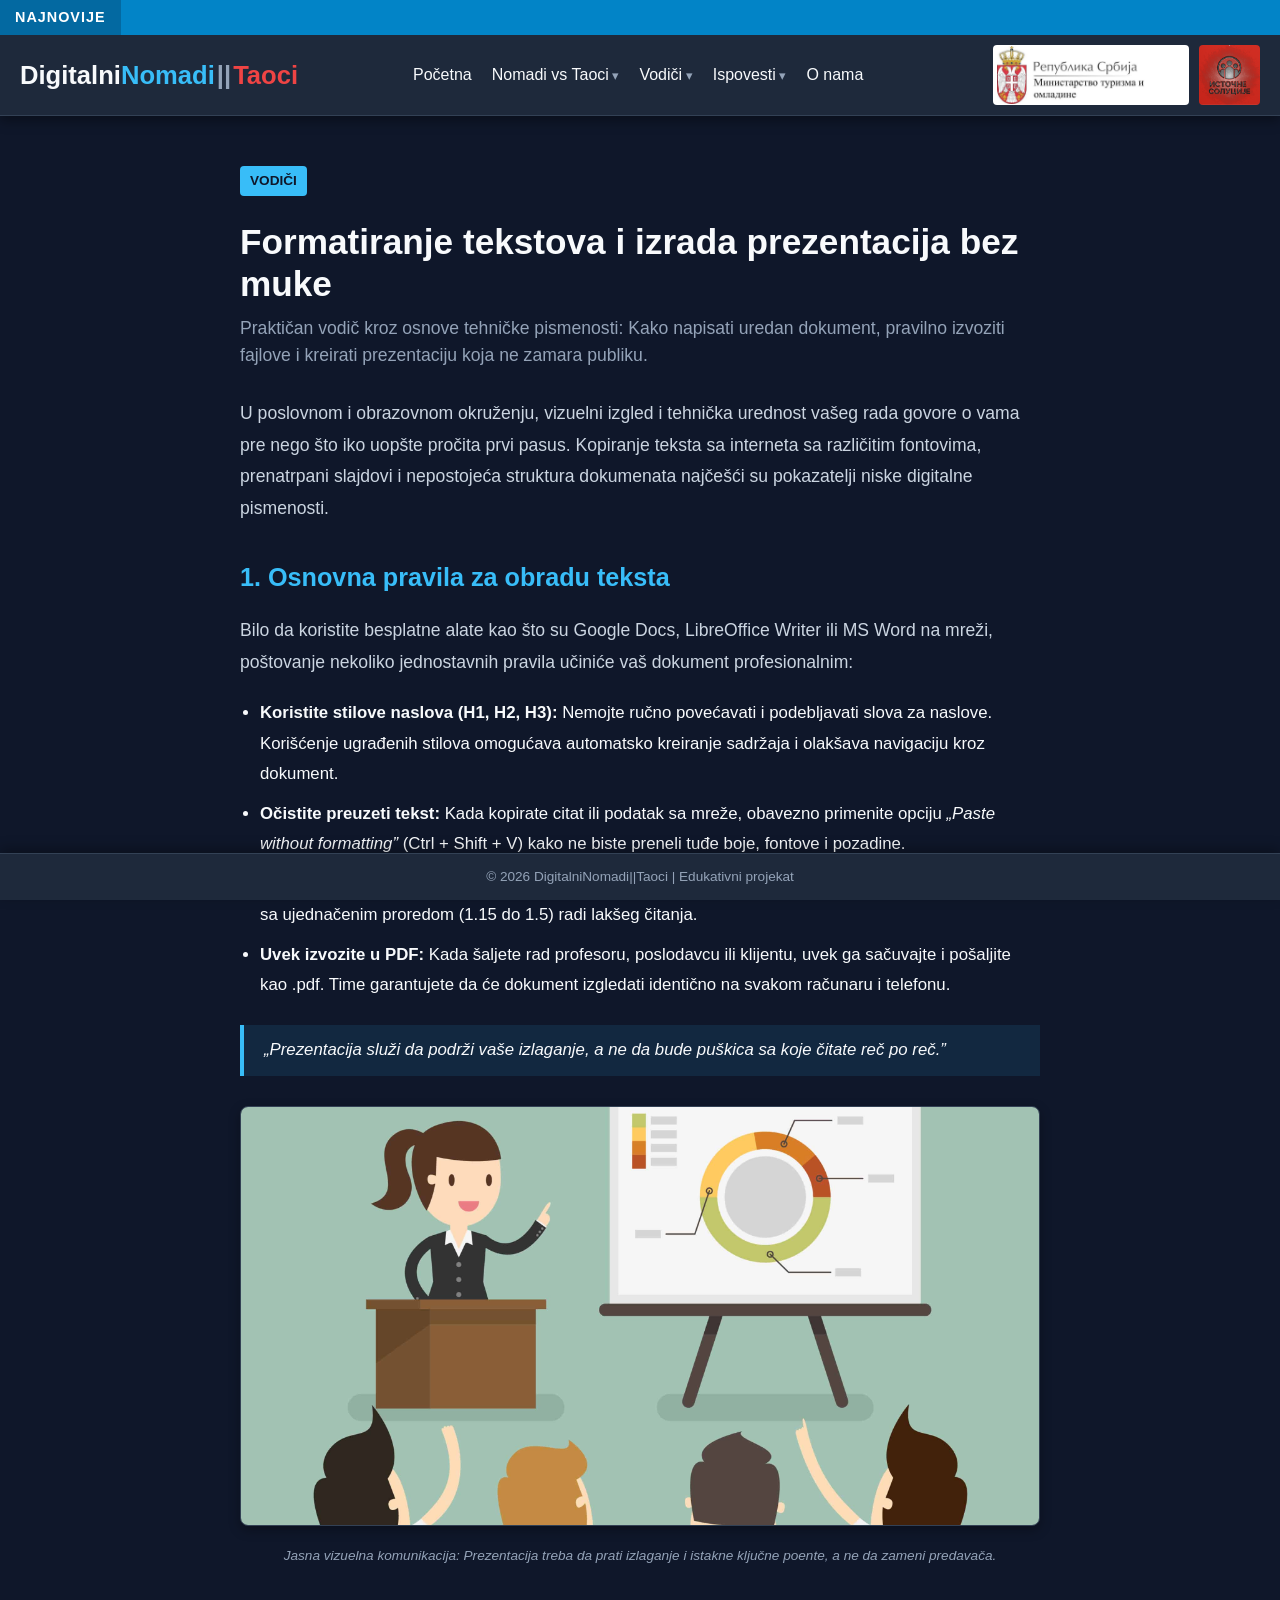
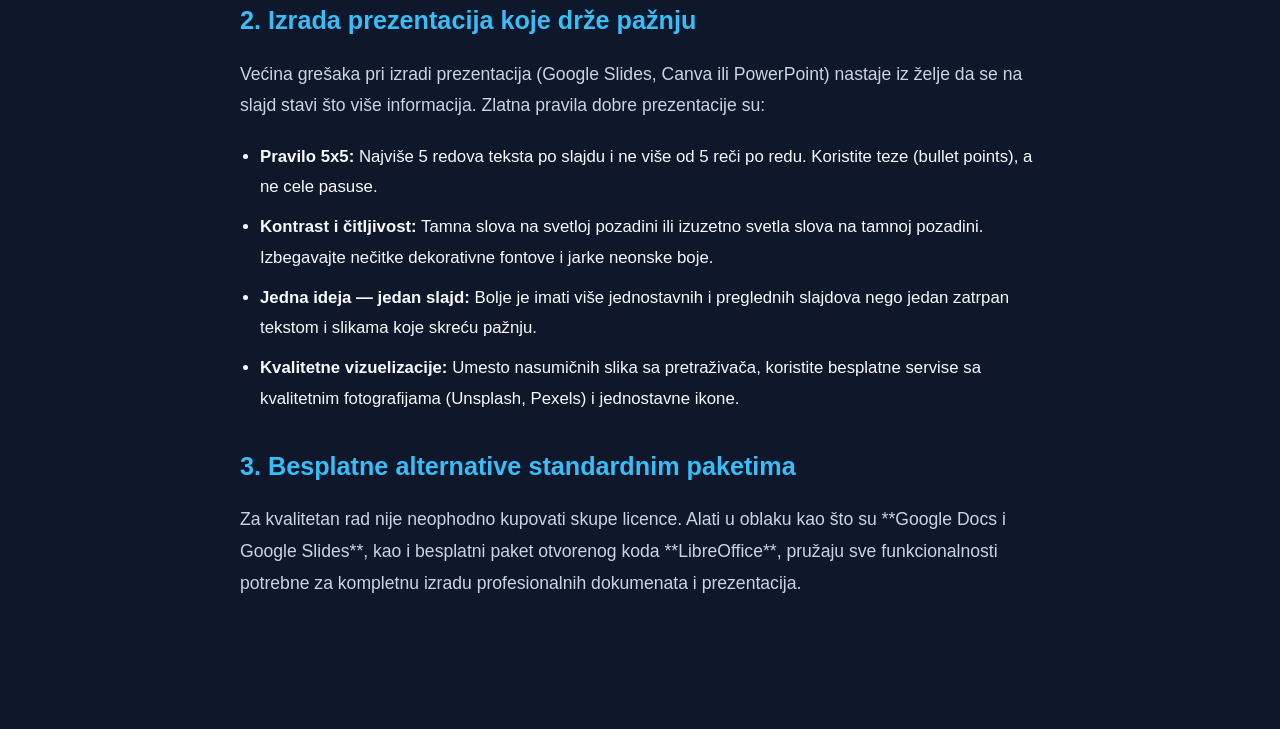
<file: obrada-teksta-i-prezentacije.html>
﻿<!DOCTYPE html>
<html lang="sr">
<head>
    <meta charset="UTF-8">
    <meta name="viewport" content="width=device-width, initial-scale=1.0">
    <title>Obrada teksta i prezentacije | Digitalni Nomadi || Taoci</title>
    <link rel="stylesheet" href="stilovi.css">
</head>
<body>

    <!-- HEADER & TICKER -->
    <div id="header-container"></div>

    <!-- MAIN CONTENT -->
    <div class="container">

        <article class="article-container" style="max-width: 800px; margin: 0 auto; padding: 20px 0;">

            <!-- ZAGLAVLJE BEZ OKVIRA I POZADINE -->
            <header class="article-header" style="background: transparent !important; border: none !important; box-shadow: none !important; padding: 0 !important; margin-bottom: 30px; position: relative; z-index: 1;">
                <span class="tag" style="background: var(--accent-color, #38bdf8); color: #0f172a; padding: 4px 10px; border-radius: 4px; font-weight: bold; font-size: 0.85rem; display: inline-block; margin-bottom: 10px;">VODIČI</span>
                <h1 style="font-size: 2.2rem; margin: 15px 0 10px 0; line-height: 1.2;">Formatiranje tekstova i izrada prezentacija bez muke</h1>
                <p class="subtitle" style="font-size: 1.1rem; color: var(--muted-text, #94a3b8); line-height: 1.5;">Praktičan vodič kroz osnove tehničke pismenosti: Kako napisati uredan dokument, pravilno izvoziti fajlove i kreirati prezentaciju koja ne zamara publiku.</p>
            </header>

            <section class="article-body" style="line-height: 1.8; color: var(--text-color, #e2e8f0); font-size: 1.05rem;">

                <p>
                    U poslovnom i obrazovnom okruženju, vizuelni izgled i tehnička urednost vašeg rada govore o vama pre nego što iko uopšte pročita prvi pasus. Kopiranje teksta sa interneta sa različitim fontovima, prenatrpani slajdovi i nepostojeća struktura dokumenata najčešći su pokazatelji niske digitalne pismenosti.
                </p>

                <h2 style="color: var(--accent-color, #38bdf8); margin-top: 30px; margin-bottom: 15px;">1. Osnovna pravila za obradu teksta</h2>
                <p>
                    Bilo da koristite besplatne alate kao što su Google Docs, LibreOffice Writer ili MS Word na mreži, poštovanje nekoliko jednostavnih pravila učiniće vaš dokument profesionalnim:
                </p>

                <ul style="margin-left: 20px; margin-bottom: 20px;">
                    <li style="margin-bottom: 10px;"><strong>Koristite stilove naslova (H1, H2, H3):</strong> Nemojte ručno povećavati i podebljavati slova za naslove. Korišćenje ugrađenih stilova omogućava automatsko kreiranje sadržaja i olakšava navigaciju kroz dokument.</li>
                    <li style="margin-bottom: 10px;"><strong>Očistite preuzeti tekst:</strong> Kada kopirate citat ili podatak sa mreže, obavezno primenite opciju <em>„Paste without formatting”</em> (<code>Ctrl + Shift + V</code>) kako ne biste preneli tuđe boje, fontove i pozadine.</li>
                    <li style="margin-bottom: 10px;"><strong>Poravnanje i prored:</strong> Za zvanične dokumente koristite obostrano poravnanje (Justify) ili levo poravnanje sa ujednačenim proredom (1.15 do 1.5) radi lakšeg čitanja.</li>
                    <li style="margin-bottom: 10px;"><strong>Uvek izvozite u PDF:</strong> Kada šaljete rad profesoru, poslodavcu ili klijentu, uvek ga sačuvajte i pošaljite kao <code>.pdf</code>. Time garantujete da će dokument izgledati identično na svakom računaru i telefonu.</li>
                </ul>

                <blockquote style="border-left: 4px solid var(--accent-color, #38bdf8); margin: 25px 0; padding: 10px 20px; background: rgba(56, 189, 248, 0.1); font-style: italic;">
                    „Prezentacija služi da podrži vaše izlaganje, a ne da bude puškica sa koje čitate reč po reč.”
                </blockquote>
                <!-- SLIKA ILUSTRACIJE PREZENTOVANJA I PRAVILA 5x5 -->
                <figure style="margin: 30px 0; text-align: center;">
                    <img src="Slike/prezentacije/silka1.jpg" alt="Ilustracija javnog nastupa i vizuelne prezentacije podataka" style="width: 100%; max-height: 420px; object-fit: cover; border-radius: 8px; border: 1px solid var(--border-color, #334155); box-shadow: 0 4px 12px rgba(0,0,0,0.3);" />
                    <figcaption style="font-size: 0.85rem; color: var(--muted-text, #94a3b8); margin-top: 8px; font-style: italic;">Jasna vizuelna komunikacija: Prezentacija treba da prati izlaganje i istakne ključne poente, a ne da zameni predavača.</figcaption>
                </figure>

                <h2 style="color: var(--accent-color, #38bdf8); margin-top: 30px; margin-bottom: 15px;">2. Izrada prezentacija koje drže pažnju</h2>
                <p>
                    Većina grešaka pri izradi prezentacija (Google Slides, Canva ili PowerPoint) nastaje iz želje da se na slajd stavi što više informacija. Zlatna pravila dobre prezentacije su:
                </p>

                <ul style="margin-left: 20px; margin-bottom: 20px;">
                    <li style="margin-bottom: 10px;"><strong>Pravilo 5x5:</strong> Najviše 5 redova teksta po slajdu i ne više od 5 reči po redu. Koristite teze (bullet points), a ne cele pasuse.</li>
                    <li style="margin-bottom: 10px;"><strong>Kontrast i čitljivost:</strong> Tamna slova na svetloj pozadini ili izuzetno svetla slova na tamnoj pozadini. Izbegavajte nečitke dekorativne fontove i jarke neonske boje.</li>
                    <li style="margin-bottom: 10px;"><strong>Jedna ideja — jedan slajd:</strong> Bolje je imati više jednostavnih i preglednih slajdova nego jedan zatrpan tekstom i slikama koje skreću pažnju.</li>
                    <li style="margin-bottom: 10px;"><strong>Kvalitetne vizuelizacije:</strong> Umesto nasumičnih slika sa pretraživača, koristite besplatne servise sa kvalitetnim fotografijama (Unsplash, Pexels) i jednostavne ikone.</li>
                </ul>

                <h2 style="color: var(--accent-color, #38bdf8); margin-top: 30px; margin-bottom: 15px;">3. Besplatne alternative standardnim paketima</h2>
                <p>
                    Za kvalitetan rad nije neophodno kupovati skupe licence. Alati u oblaku kao što su **Google Docs i Google Slides**, kao i besplatni paket otvorenog koda **LibreOffice**, pružaju sve funkcionalnosti potrebne za kompletnu izradu profesionalnih dokumenata i prezentacija.
                </p>

            </section>

        </article>

    </div>

    <!-- FOOTER -->
    <div id="footer-container"></div>

    <!-- POZIV SKRIPTE -->
    <script src="layout.js"></script>

</body>
</html>
</file>
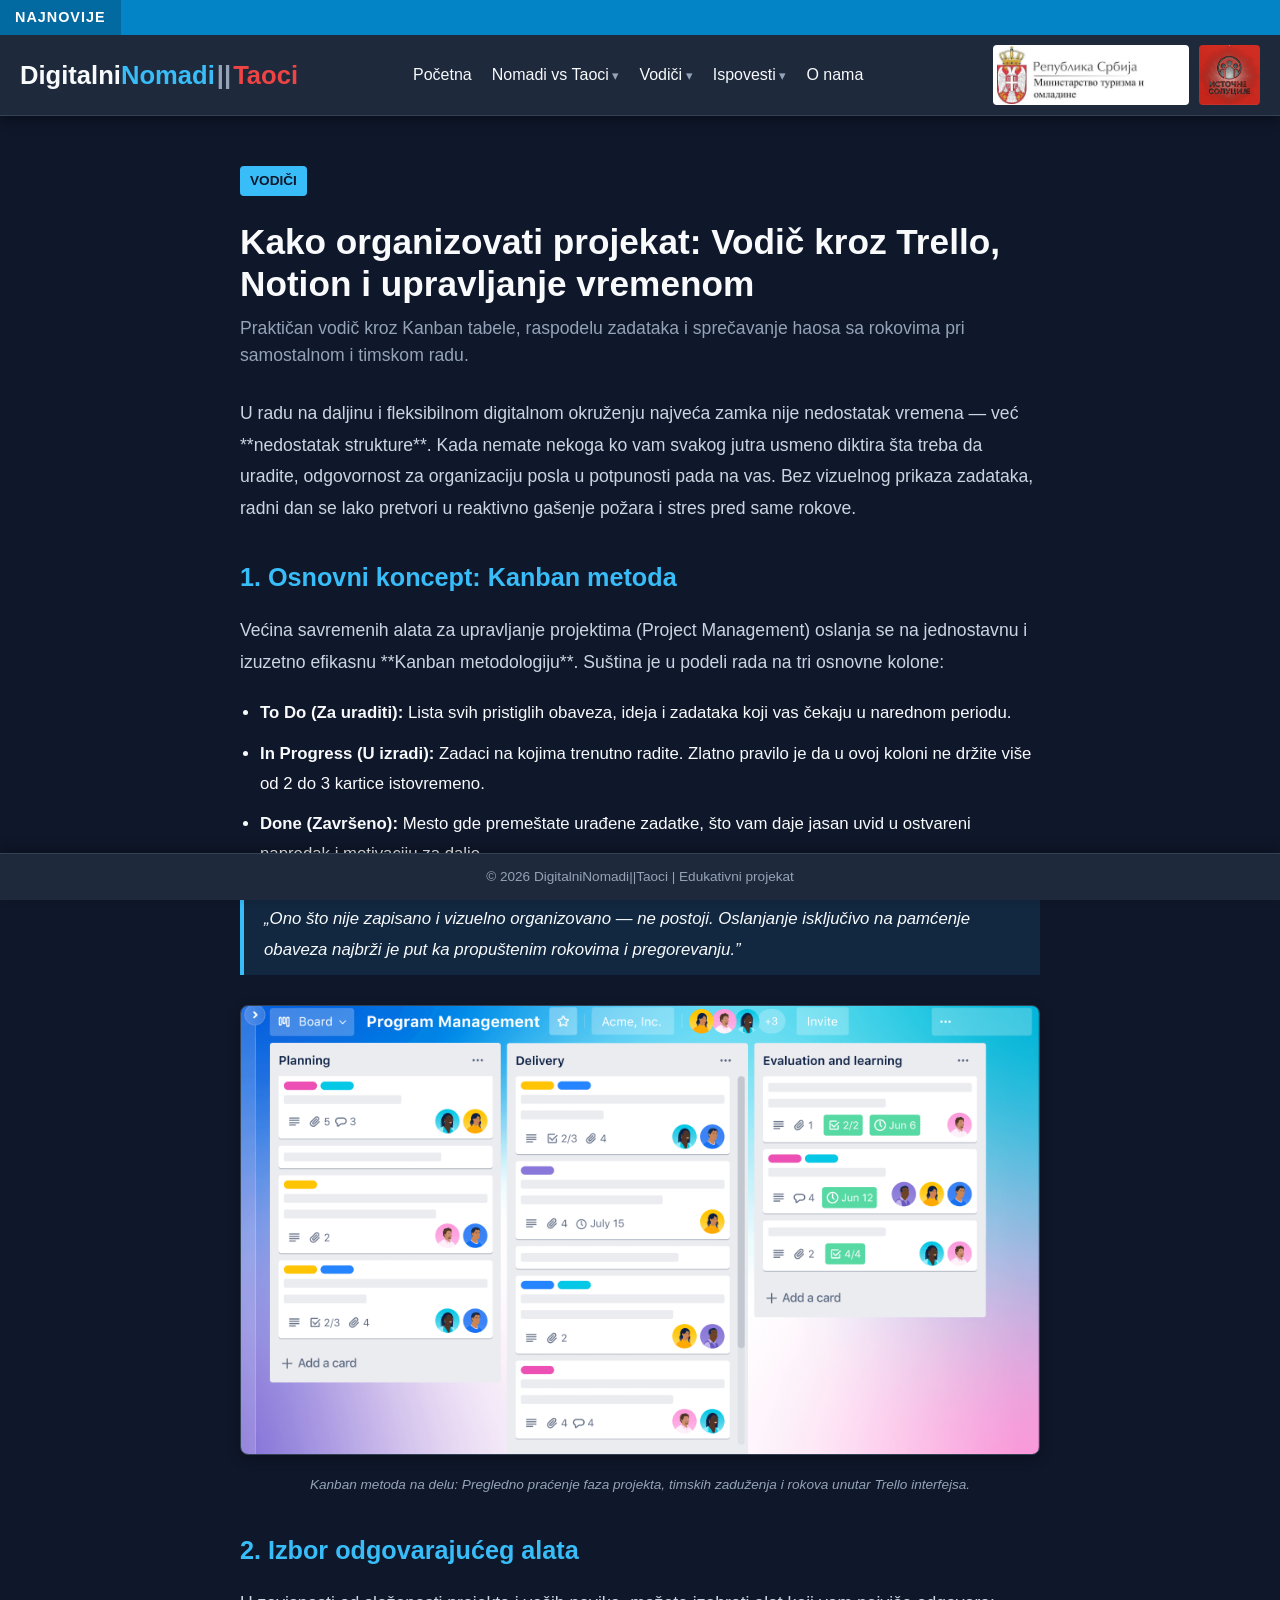
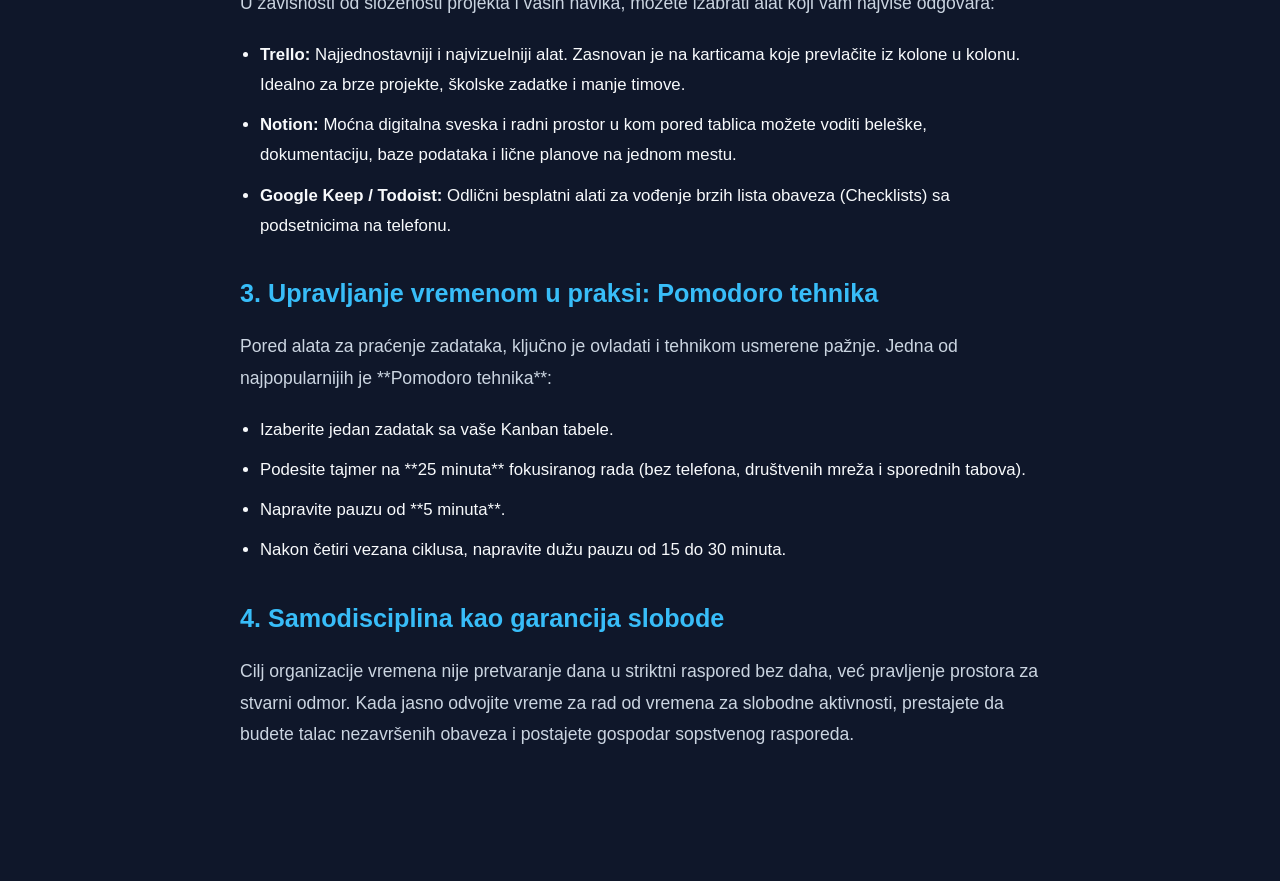
<file: organizacija-vremena-i-zadataka.html>
﻿<!DOCTYPE html>
<html lang="sr">
<head>
    <meta charset="UTF-8">
    <meta name="viewport" content="width=device-width, initial-scale=1.0">
    <title>Organizacija vremena i zadataka | Digitalni Nomadi || Taoci</title>
    <link rel="stylesheet" href="stilovi.css">
</head>
<body>

    <!-- HEADER & TICKER -->
    <div id="header-container"></div>

    <!-- MAIN CONTENT -->
    <div class="container">

        <article class="article-container" style="max-width: 800px; margin: 0 auto; padding: 20px 0;">

            <!-- ZAGLAVLJE BEZ OKVIRA I POZADINE -->
            <header class="article-header" style="background: transparent !important; border: none !important; box-shadow: none !important; padding: 0 !important; margin-bottom: 30px; position: relative; z-index: 1;">
                <span class="tag" style="background: var(--accent-color, #38bdf8); color: #0f172a; padding: 4px 10px; border-radius: 4px; font-weight: bold; font-size: 0.85rem; display: inline-block; margin-bottom: 10px;">VODIČI</span>
                <h1 style="font-size: 2.2rem; margin: 15px 0 10px 0; line-height: 1.2;">Kako organizovati projekat: Vodič kroz Trello, Notion i upravljanje vremenom</h1>
                <p class="subtitle" style="font-size: 1.1rem; color: var(--muted-text, #94a3b8); line-height: 1.5;">Praktičan vodič kroz Kanban tabele, raspodelu zadataka i sprečavanje haosa sa rokovima pri samostalnom i timskom radu.</p>
            </header>

            <section class="article-body" style="line-height: 1.8; color: var(--text-color, #e2e8f0); font-size: 1.05rem;">

                <p>
                    U radu na daljinu i fleksibilnom digitalnom okruženju najveća zamka nije nedostatak vremena — već **nedostatak strukture**. Kada nemate nekoga ko vam svakog jutra usmeno diktira šta treba da uradite, odgovornost za organizaciju posla u potpunosti pada na vas. Bez vizuelnog prikaza zadataka, radni dan se lako pretvori u reaktivno gašenje požara i stres pred same rokove.
                </p>

                <h2 style="color: var(--accent-color, #38bdf8); margin-top: 30px; margin-bottom: 15px;">1. Osnovni koncept: Kanban metoda</h2>
                <p>
                    Većina savremenih alata za upravljanje projektima (Project Management) oslanja se na jednostavnu i izuzetno efikasnu **Kanban metodologiju**. Suština je u podeli rada na tri osnovne kolone:
                </p>

                <ul style="margin-left: 20px; margin-bottom: 20px;">
                    <li style="margin-bottom: 10px;"><strong>To Do (Za uraditi):</strong> Lista svih pristiglih obaveza, ideja i zadataka koji vas čekaju u narednom periodu.</li>
                    <li style="margin-bottom: 10px;"><strong>In Progress (U izradi):</strong> Zadaci na kojima trenutno radite. Zlatno pravilo je da u ovoj koloni ne držite više od 2 do 3 kartice istovremeno.</li>
                    <li style="margin-bottom: 10px;"><strong>Done (Završeno):</strong> Mesto gde premeštate urađene zadatke, što vam daje jasan uvid u ostvareni napredak i motivaciju za dalje.</li>
                </ul>

                <blockquote style="border-left: 4px solid var(--accent-color, #38bdf8); margin: 25px 0; padding: 10px 20px; background: rgba(56, 189, 248, 0.1); font-style: italic;">
                    „Ono što nije zapisano i vizuelno organizovano — ne postoji. Oslanjanje isključivo na pamćenje obaveza najbrži je put ka propuštenim rokovima i pregorevanju.”
                </blockquote>
                <!-- SLIKA KANBAN TABLE (TRELLO) ZA ORGANIZACIJU ZADATAKA -->
                <figure style="margin: 30px 0; text-align: center;">
                    <img src="Slike/organizacija/slika1.png" alt="Vizuelno praćenje projekata i zadataka putem Kanban metode" style="width: 100%; max-height: 450px; object-fit: cover; border-radius: 8px; border: 1px solid var(--border-color, #334155); box-shadow: 0 4px 12px rgba(0,0,0,0.3);" />
                    <figcaption style="font-size: 0.85rem; color: var(--muted-text, #94a3b8); margin-top: 8px; font-style: italic;">Kanban metoda na delu: Pregledno praćenje faza projekta, timskih zaduženja i rokova unutar Trello interfejsa.</figcaption>
                </figure>

                <h2 style="color: var(--accent-color, #38bdf8); margin-top: 30px; margin-bottom: 15px;">2. Izbor odgovarajućeg alata</h2>
                <p>
                    U zavisnosti od složenosti projekta i vaših navika, možete izabrati alat koji vam najviše odgovara:
                </p>

                <ul style="margin-left: 20px; margin-bottom: 20px;">
                    <li style="margin-bottom: 10px;"><strong>Trello:</strong> Najjednostavniji i najvizuelniji alat. Zasnovan je na karticama koje prevlačite iz kolone u kolonu. Idealno za brze projekte, školske zadatke i manje timove.</li>
                    <li style="margin-bottom: 10px;"><strong>Notion:</strong> Moćna digitalna sveska i radni prostor u kom pored tablica možete voditi beleške, dokumentaciju, baze podataka i lične planove na jednom mestu.</li>
                    <li style="margin-bottom: 10px;"><strong>Google Keep / Todoist:</strong> Odlični besplatni alati za vođenje brzih lista obaveza (Checklists) sa podsetnicima na telefonu.</li>
                </ul>

                <h2 style="color: var(--accent-color, #38bdf8); margin-top: 30px; margin-bottom: 15px;">3. Upravljanje vremenom u praksi: Pomodoro tehnika</h2>
                <p>
                    Pored alata za praćenje zadataka, ključno je ovladati i tehnikom usmerene pažnje. Jedna od najpopularnijih je **Pomodoro tehnika**:
                </p>

                <ul style="margin-left: 20px; margin-bottom: 20px;">
                    <li style="margin-bottom: 10px;">Izaberite jedan zadatak sa vaše Kanban tabele.</li>
                    <li style="margin-bottom: 10px;">Podesite tajmer na **25 minuta** fokusiranog rada (bez telefona, društvenih mreža i sporednih tabova).</li>
                    <li style="margin-bottom: 10px;">Napravite pauzu od **5 minuta**.</li>
                    <li style="margin-bottom: 10px;">Nakon četiri vezana ciklusa, napravite dužu pauzu od 15 do 30 minuta.</li>
                </ul>

                <h2 style="color: var(--accent-color, #38bdf8); margin-top: 30px; margin-bottom: 15px;">4. Samodisciplina kao garancija slobode</h2>
                <p>
                    Cilj organizacije vremena nije pretvaranje dana u striktni raspored bez daha, već pravljenje prostora za stvarni odmor. Kada jasno odvojite vreme za rad od vremena za slobodne aktivnosti, prestajete da budete talac nezavršenih obaveza i postajete gospodar sopstvenog rasporeda.
                </p>

            </section>

        </article>

    </div>

    <!-- FOOTER -->
    <div id="footer-container"></div>

    <!-- POZIV SKRIPTE -->
    <script src="layout.js"></script>

</body>
</html>
</file>
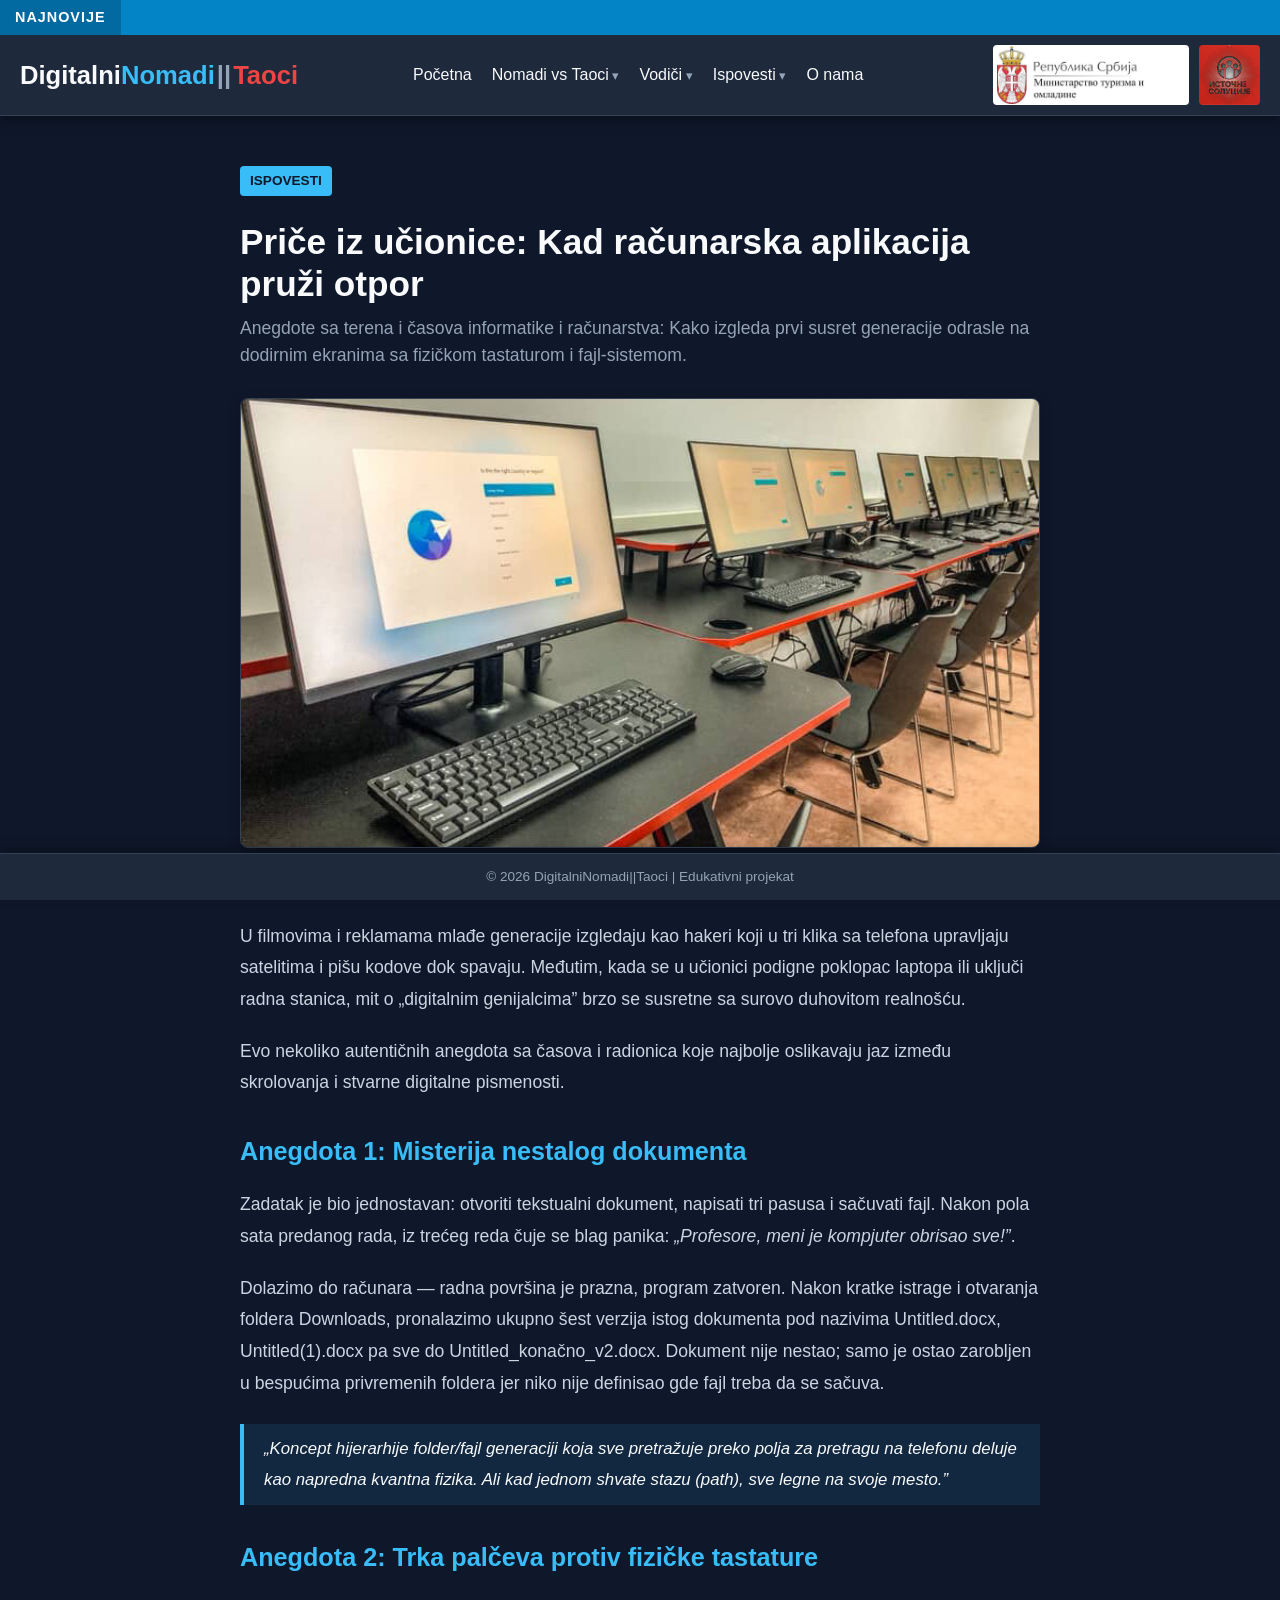
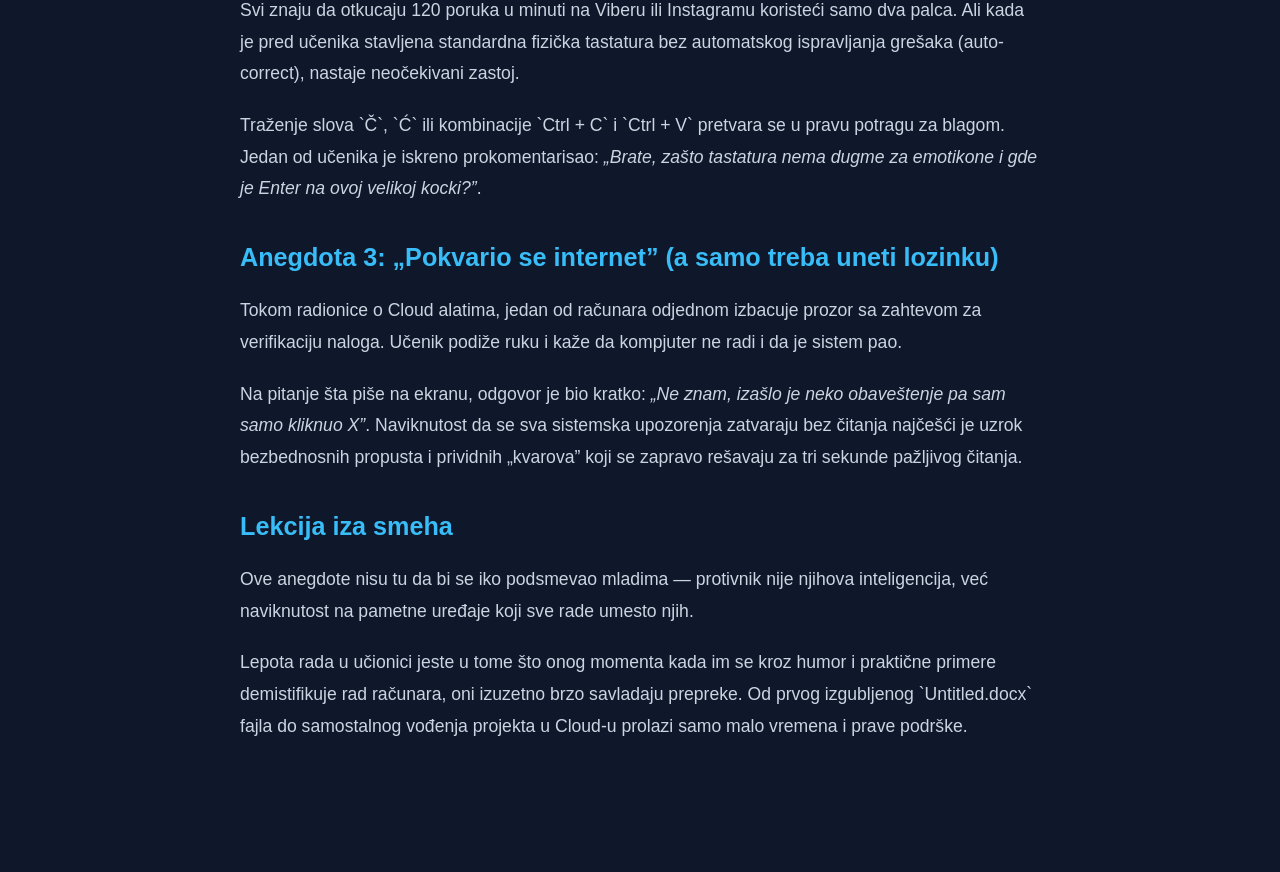
<file: price-iz-ucionice.html>
﻿<!DOCTYPE html>
<html lang="sr">
<head>
    <meta charset="UTF-8">
    <meta name="viewport" content="width=device-width, initial-scale=1.0">
    <title>Priče iz učionice | Digitalni Nomadi || Taoci</title>
    <link rel="stylesheet" href="stilovi.css">
</head>
<body>

    <!-- HEADER & TICKER -->
    <div id="header-container"></div>

    <!-- MAIN CONTENT -->
    <div class="container">

        <article class="article-container" style="max-width: 800px; margin: 0 auto; padding: 20px 0;">

            <!-- ZAGLAVLJE BEZ OKVIRA I POZADINE -->
            <header class="article-header" style="background: transparent !important; border: none !important; box-shadow: none !important; padding: 0 !important; margin-bottom: 30px; position: relative; z-index: 1;">
                <span class="tag" style="background: var(--accent-color, #38bdf8); color: #0f172a; padding: 4px 10px; border-radius: 4px; font-weight: bold; font-size: 0.85rem; display: inline-block; margin-bottom: 10px;">ISPOVESTI</span>
                <h1 style="font-size: 2.2rem; margin: 15px 0 10px 0; line-height: 1.2;">Priče iz učionice: Kad računarska aplikacija pruži otpor</h1>
                <p class="subtitle" style="font-size: 1.1rem; color: var(--muted-text, #94a3b8); line-height: 1.5;">Anegdote sa terena i časova informatike i računarstva: Kako izgleda prvi susret generacije odrasle na dodirnim ekranima sa fizičkom tastaturom i fajl-sistemom.</p>
            </header>

            <section class="article-body" style="line-height: 1.8; color: var(--text-color, #e2e8f0); font-size: 1.05rem;">
                <!-- SLIKA ZA ISPOVESTI I PRIČE IZ UČIONICE -->
                <figure style="margin: 30px 0; text-align: center;">
                    <img src="Slike/Ispovesti/slika1.jpg" alt="Iskustva iz učionice i rada sa mladima" style="width: 100%; max-height: 450px; object-fit: cover; border-radius: 8px; border: 1px solid var(--border-color, #334155); box-shadow: 0 4px 12px rgba(0,0,0,0.3);" />
                    <figcaption style="font-size: 0.85rem; color: var(--muted-text, #94a3b8); margin-top: 8px; font-style: italic;">Priče iz prve ruke: Realni izazovi, praktična iskustva i mentorski rad u procesu digitalnog opismenjavanja.</figcaption>
                </figure>

                <p>
                    U filmovima i reklamama mlađe generacije izgledaju kao hakeri koji u tri klika sa telefona upravljaju satelitima i pišu kodove dok spavaju. Međutim, kada se u učionici podigne poklopac laptopa ili uključi radna stanica, mit o „digitalnim genijalcima” brzo se susretne sa surovo duhovitom realnošću.
                </p>
                <p>
                    Evo nekoliko autentičnih anegdota sa časova i radionica koje najbolje oslikavaju jaz između skrolovanja i stvarne digitalne pismenosti.
                </p>

                <h2 style="color: var(--accent-color, #38bdf8); margin-top: 30px; margin-bottom: 15px;">Anegdota 1: Misterija nestalog dokumenta</h2>
                <p>
                    Zadatak je bio jednostavan: otvoriti tekstualni dokument, napisati tri pasusa i sačuvati fajl. Nakon pola sata predanog rada, iz trećeg reda čuje se blag panika: <em>„Profesore, meni je kompjuter obrisao sve!”</em>.
                </p>
                <p>
                    Dolazimo do računara — radna površina je prazna, program zatvoren. Nakon kratke istrage i otvaranja foldera <code>Downloads</code>, pronalazimo ukupno šest verzija istog dokumenta pod nazivima <code>Untitled.docx</code>, <code>Untitled(1).docx</code> pa sve do <code>Untitled_konačno_v2.docx</code>. Dokument nije nestao; samo je ostao zarobljen u bespućima privremenih foldera jer niko nije definisao gde fajl treba da se sačuva.
                </p>

                <blockquote style="border-left: 4px solid var(--accent-color, #38bdf8); margin: 25px 0; padding: 10px 20px; background: rgba(56, 189, 248, 0.1); font-style: italic;">
                    „Koncept hijerarhije folder/fajl generaciji koja sve pretražuje preko polja za pretragu na telefonu deluje kao napredna kvantna fizika. Ali kad jednom shvate stazu (path), sve legne na svoje mesto.”
                </blockquote>

                <h2 style="color: var(--accent-color, #38bdf8); margin-top: 30px; margin-bottom: 15px;">Anegdota 2: Trka palčeva protiv fizičke tastature</h2>
                <p>
                    Svi znaju da otkucaju 120 poruka u minuti na Viberu ili Instagramu koristeći samo dva palca. Ali kada je pred učenika stavljena standardna fizička tastatura bez automatskog ispravljanja grešaka (auto-correct), nastaje neočekivani zastoj.
                </p>
                <p>
                    Traženje slova `Č`, `Ć` ili kombinacije `Ctrl + C` i `Ctrl + V` pretvara se u pravu potragu za blagom. Jedan od učenika je iskreno prokomentarisao: <em>„Brate, zašto tastatura nema dugme za emotikone i gde je Enter na ovoj velikoj kocki?”</em>.
                </p>

                <h2 style="color: var(--accent-color, #38bdf8); margin-top: 30px; margin-bottom: 15px;">Anegdota 3: „Pokvario se internet” (a samo treba uneti lozinku)</h2>
                <p>
                    Tokom radionice o Cloud alatima, jedan od računara odjednom izbacuje prozor sa zahtevom za verifikaciju naloga. Učenik podiže ruku i kaže da kompjuter ne radi i da je sistem pao.
                </p>
                <p>
                    Na pitanje šta piše na ekranu, odgovor je bio kratko: <em>„Ne znam, izašlo je neko obaveštenje pa sam samo kliknuo X”</em>. Naviknutost da se sva sistemska upozorenja zatvaraju bez čitanja najčešći je uzrok bezbednosnih propusta i prividnih „kvarova” koji se zapravo rešavaju za tri sekunde pažljivog čitanja.
                </p>

                <h2 style="color: var(--accent-color, #38bdf8); margin-top: 30px; margin-bottom: 15px;">Lekcija iza smeha</h2>
                <p>
                    Ove anegdote nisu tu da bi se iko podsmevao mladima — protivnik nije njihova inteligencija, već naviknutost na pametne uređaje koji sve rade umesto njih.
                </p>
                <p>
                    Lepota rada u učionici jeste u tome što onog momenta kada im se kroz humor i praktične primere demistifikuje rad računara, oni izuzetno brzo savladaju prepreke. Od prvog izgubljenog `Untitled.docx` fajla do samostalnog vođenja projekta u Cloud-u prolazi samo malo vremena i prave podrške.
                </p>

            </section>

        </article>

    </div>

    <!-- FOOTER -->
    <div id="footer-container"></div>

    <!-- POZIV SKRIPTE -->
    <script src="layout.js"></script>

</body>
</html>
</file>
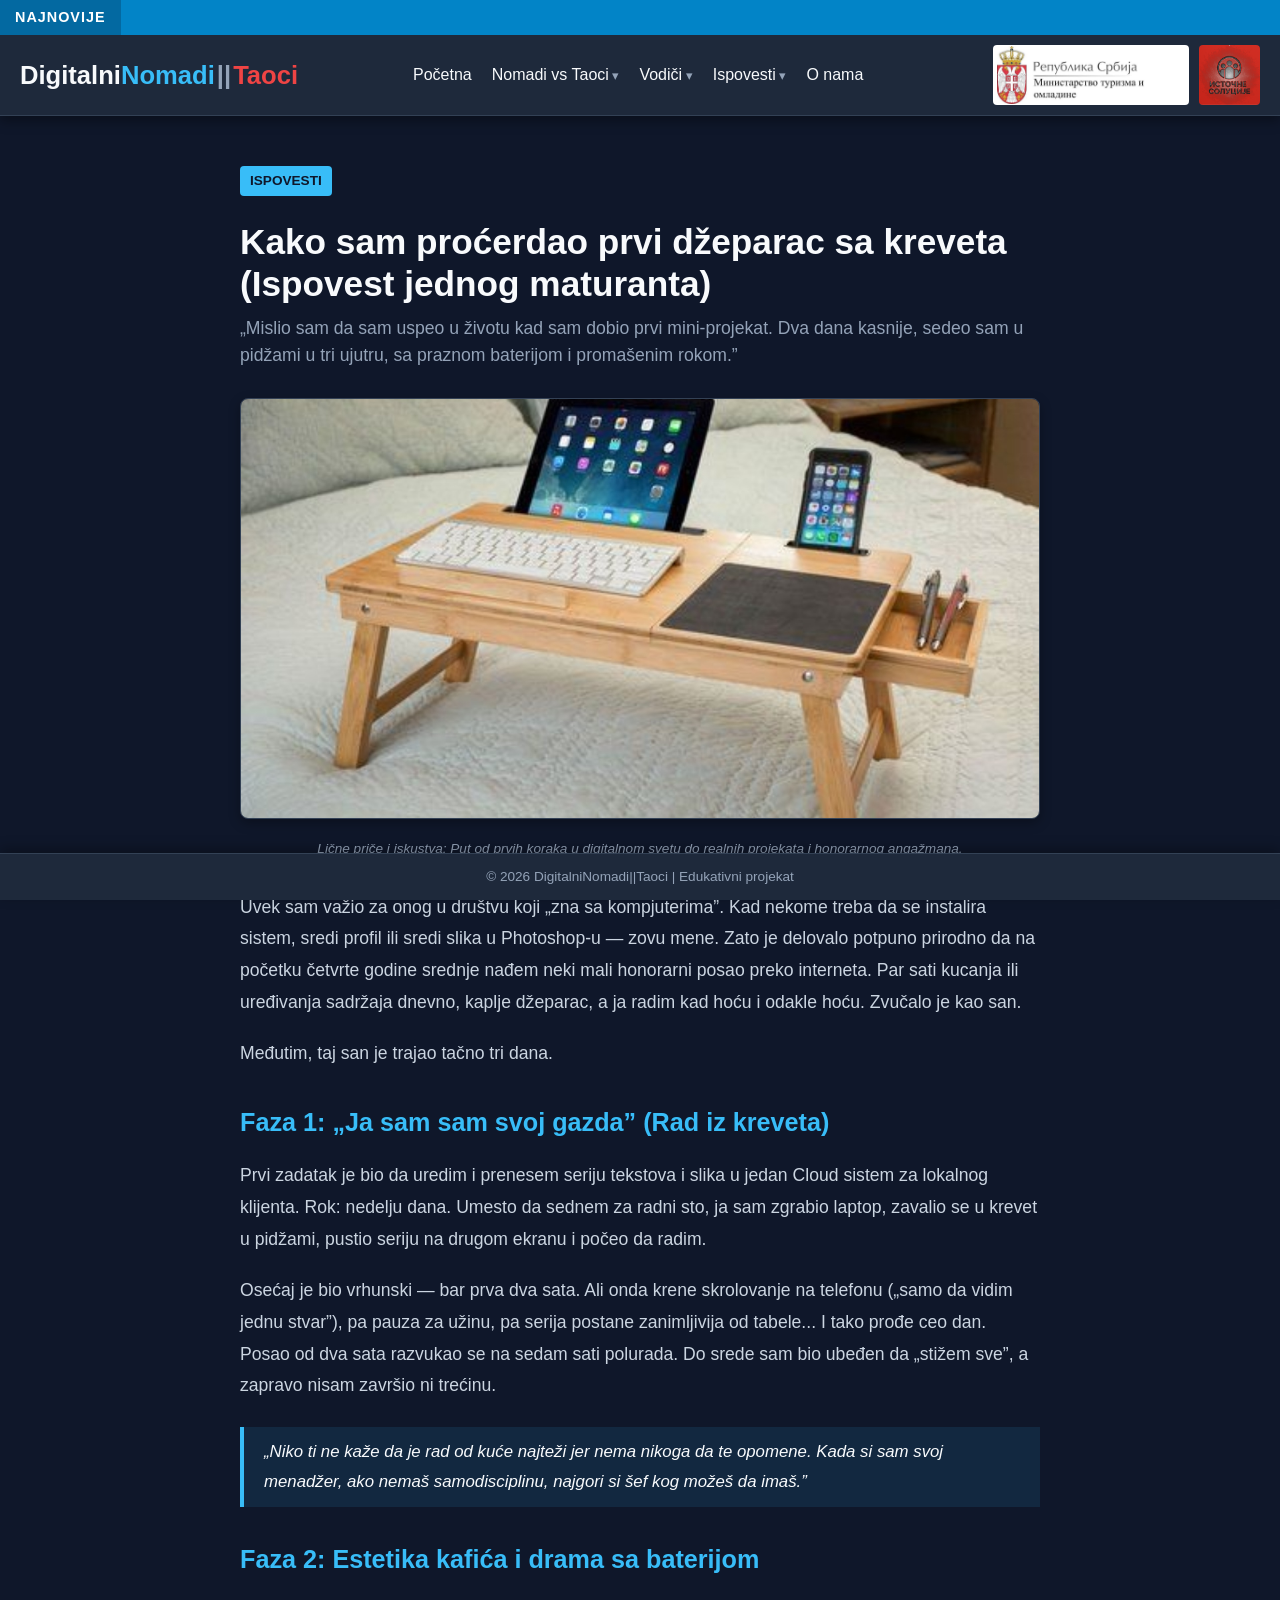
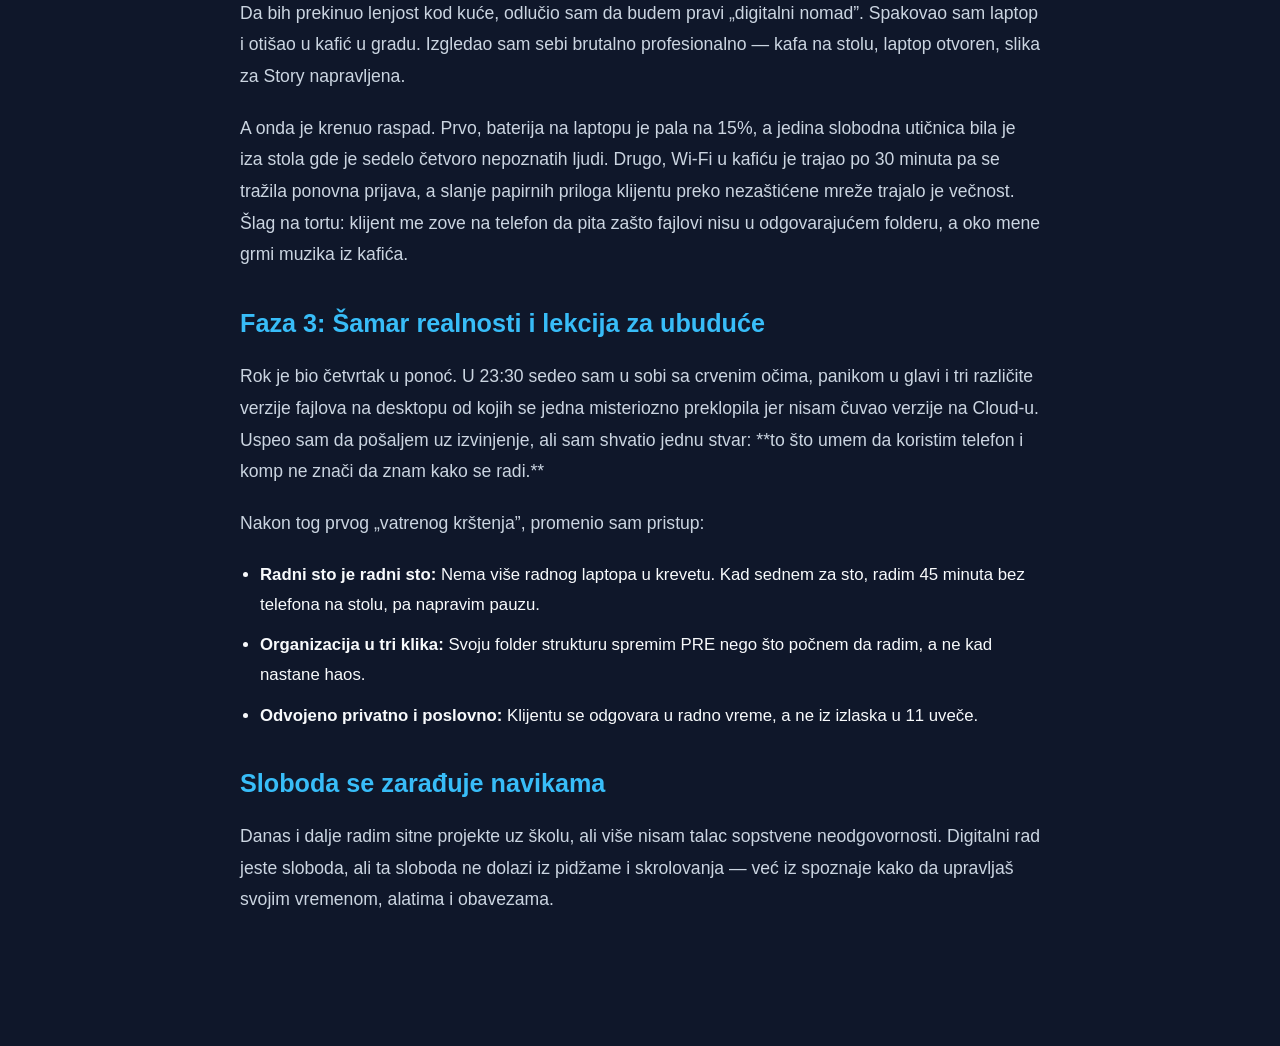
<file: prvi-honorarni-posao.html>
﻿<!DOCTYPE html>
<html lang="sr">
<head>
    <meta charset="UTF-8">
    <meta name="viewport" content="width=device-width, initial-scale=1.0">
    <title>Prvi honorarni posao | Digitalni Nomadi || Taoci</title>
    <link rel="stylesheet" href="stilovi.css">
</head>
<body>

    <!-- HEADER & TICKER -->
    <div id="header-container"></div>

    <!-- MAIN CONTENT -->
    <div class="container">

        <article class="article-container" style="max-width: 800px; margin: 0 auto; padding: 20px 0;">

            <!-- ZAGLAVLJE BEZ OKVIRA I POZADINE -->
            <header class="article-header" style="background: transparent !important; border: none !important; box-shadow: none !important; padding: 0 !important; margin-bottom: 30px; position: relative; z-index: 1;">
                <span class="tag" style="background: var(--accent-color, #38bdf8); color: #0f172a; padding: 4px 10px; border-radius: 4px; font-weight: bold; font-size: 0.85rem; display: inline-block; margin-bottom: 10px;">ISPOVESTI</span>
                <h1 style="font-size: 2.2rem; margin: 15px 0 10px 0; line-height: 1.2;">Kako sam proćerdao prvi džeparac sa kreveta (Ispovest jednog maturanta)</h1>
                <p class="subtitle" style="font-size: 1.1rem; color: var(--muted-text, #94a3b8); line-height: 1.5;">„Mislio sam da sam uspeo u životu kad sam dobio prvi mini-projekat. Dva dana kasnije, sedeo sam u pidžami u tri ujutru, sa praznom baterijom i promašenim rokom.”</p>
            </header>

            <section class="article-body" style="line-height: 1.8; color: var(--text-color, #e2e8f0); font-size: 1.05rem;">
                <!-- SLIKA ZA ISPOVESTI / PRVI HONORARNI POSAO -->
                <figure style="margin: 30px 0; text-align: center;">
                    <img src="Slike/isppovesti/slika1.jpeg" alt="Iskustva iz prve ruke i prvi honorarni rad" style="width: 100%; max-height: 450px; object-fit: cover; border-radius: 8px; border: 1px solid var(--border-color, #334155); box-shadow: 0 4px 12px rgba(0,0,0,0.3);" />
                    <figcaption style="font-size: 0.85rem; color: var(--muted-text, #94a3b8); margin-top: 8px; font-style: italic;">Lične priče i iskustva: Put od prvih koraka u digitalnom svetu do realnih projekata i honorarnog angažmana.</figcaption>
                </figure>

                <p>
                    Uvek sam važio za onog u društvu koji „zna sa kompjuterima”. Kad nekome treba da se instalira sistem, sredi profil ili sredi slika u Photoshop-u — zovu mene. Zato je delovalo potpuno prirodno da na početku četvrte godine srednje nađem neki mali honorarni posao preko interneta. Par sati kucanja ili uređivanja sadržaja dnevno, kaplje džeparac, a ja radim kad hoću i odakle hoću. Zvučalo je kao san.
                </p>
                <p>
                    Međutim, taj san je trajao tačno tri dana.
                </p>

                <h2 style="color: var(--accent-color, #38bdf8); margin-top: 30px; margin-bottom: 15px;">Faza 1: „Ja sam sam svoj gazda” (Rad iz kreveta)</h2>
                <p>
                    Prvi zadatak je bio da uredim i prenesem seriju tekstova i slika u jedan Cloud sistem za lokalnog klijenta. Rok: nedelju dana. Umesto da sednem za radni sto, ja sam zgrabio laptop, zavalio se u krevet u pidžami, pustio seriju na drugom ekranu i počeo da radim.
                </p>
                <p>
                    Osećaj je bio vrhunski — bar prva dva sata. Ali onda krene skrolovanje na telefonu („samo da vidim jednu stvar”), pa pauza za užinu, pa serija postane zanimljivija od tabele... I tako prođe ceo dan. Posao od dva sata razvukao se na sedam sati polurada. Do srede sam bio ubeđen da „stižem sve”, a zapravo nisam završio ni trećinu.
                </p>

                <blockquote style="border-left: 4px solid var(--accent-color, #38bdf8); margin: 25px 0; padding: 10px 20px; background: rgba(56, 189, 248, 0.1); font-style: italic;">
                    „Niko ti ne kaže da je rad od kuće najteži jer nema nikoga da te opomene. Kada si sam svoj menadžer, ako nemaš samodisciplinu, najgori si šef kog možeš da imaš.”
                </blockquote>

                <h2 style="color: var(--accent-color, #38bdf8); margin-top: 30px; margin-bottom: 15px;">Faza 2: Estetika kafića i drama sa baterijom</h2>
                <p>
                    Da bih prekinuo lenjost kod kuće, odlučio sam da budem pravi „digitalni nomad”. Spakovao sam laptop i otišao u kafić u gradu. Izgledao sam sebi brutalno profesionalno — kafa na stolu, laptop otvoren, slika za Story napravljena.
                </p>
                <p>
                    A onda je krenuo raspad. Prvo, baterija na laptopu je pala na 15%, a jedina slobodna utičnica bila je iza stola gde je sedelo četvoro nepoznatih ljudi. Drugo, Wi-Fi u kafiću je trajao po 30 minuta pa se tražila ponovna prijava, a slanje papirnih priloga klijentu preko nezaštićene mreže trajalo je večnost. Šlag na tortu: klijent me zove na telefon da pita zašto fajlovi nisu u odgovarajućem folderu, a oko mene grmi muzika iz kafića.
                </p>

                <h2 style="color: var(--accent-color, #38bdf8); margin-top: 30px; margin-bottom: 15px;">Faza 3: Šamar realnosti i lekcija za ubuduće</h2>
                <p>
                    Rok je bio četvrtak u ponoć. U 23:30 sedeo sam u sobi sa crvenim očima, panikom u glavi i tri različite verzije fajlova na desktopu od kojih se jedna misteriozno preklopila jer nisam čuvao verzije na Cloud-u. Uspeo sam da pošaljem uz izvinjenje, ali sam shvatio jednu stvar: **to što umem da koristim telefon i komp ne znači da znam kako se radi.**
                </p>
                <p>
                    Nakon tog prvog „vatrenog krštenja”, promenio sam pristup:
                </p>

                <ul style="margin-left: 20px; margin-bottom: 20px;">
                    <li style="margin-bottom: 10px;"><strong>Radni sto je radni sto:</strong> Nema više radnog laptopa u krevetu. Kad sednem za sto, radim 45 minuta bez telefona na stolu, pa napravim pauzu.</li>
                    <li style="margin-bottom: 10px;"><strong>Organizacija u tri klika:</strong> Svoju folder strukturu spremim PRE nego što počnem da radim, a ne kad nastane haos.</li>
                    <li style="margin-bottom: 10px;"><strong>Odvojeno privatno i poslovno:</strong> Klijentu se odgovara u radno vreme, a ne iz izlaska u 11 uveče.</li>
                </ul>

                <h2 style="color: var(--accent-color, #38bdf8); margin-top: 30px; margin-bottom: 15px;">Sloboda se zarađuje navikama</h2>
                <p>
                    Danas i dalje radim sitne projekte uz školu, ali više nisam talac sopstvene neodgovornosti. Digitalni rad jeste sloboda, ali ta sloboda ne dolazi iz pidžame i skrolovanja — već iz spoznaje kako da upravljaš svojim vremenom, alatima i obavezama.
                </p>

            </section>

        </article>

    </div>

    <!-- FOOTER -->
    <div id="footer-container"></div>

    <!-- POZIV SKRIPTE -->
    <script src="layout.js"></script>

</body>
</html>
</file>
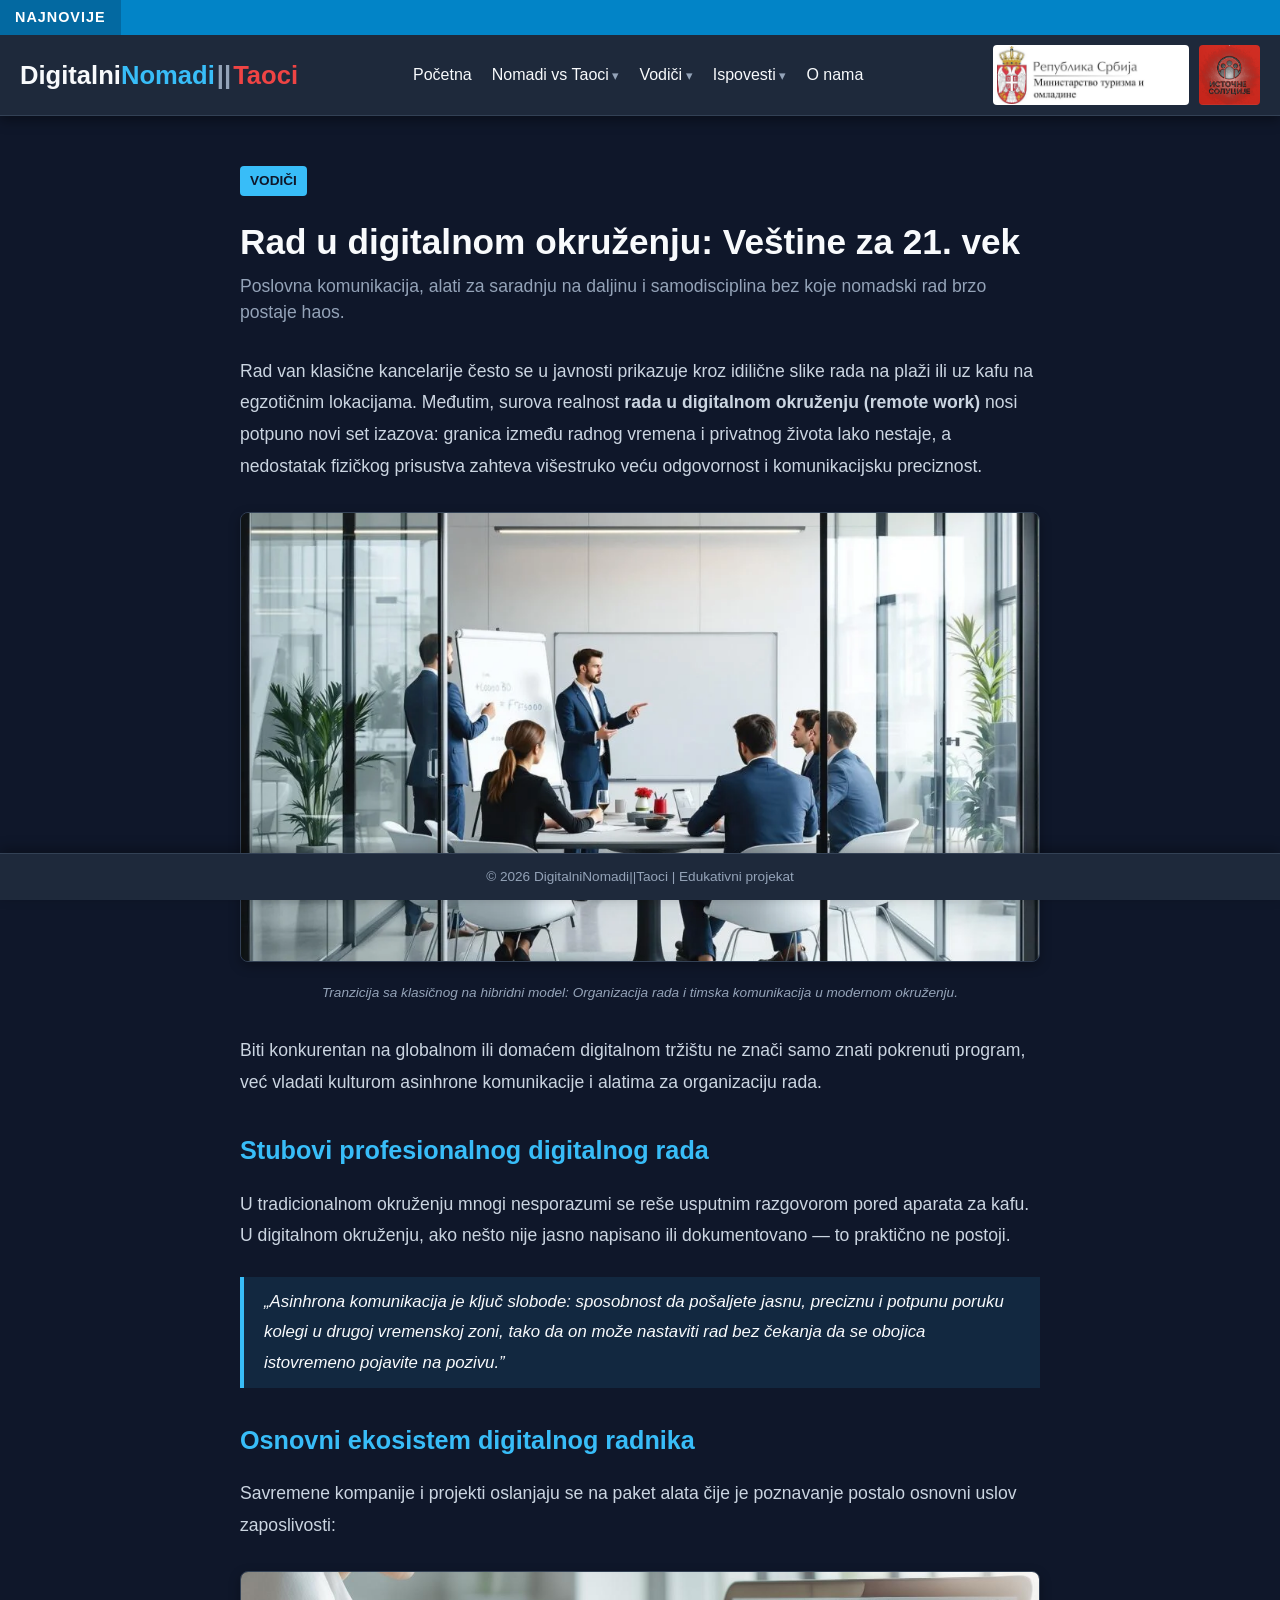
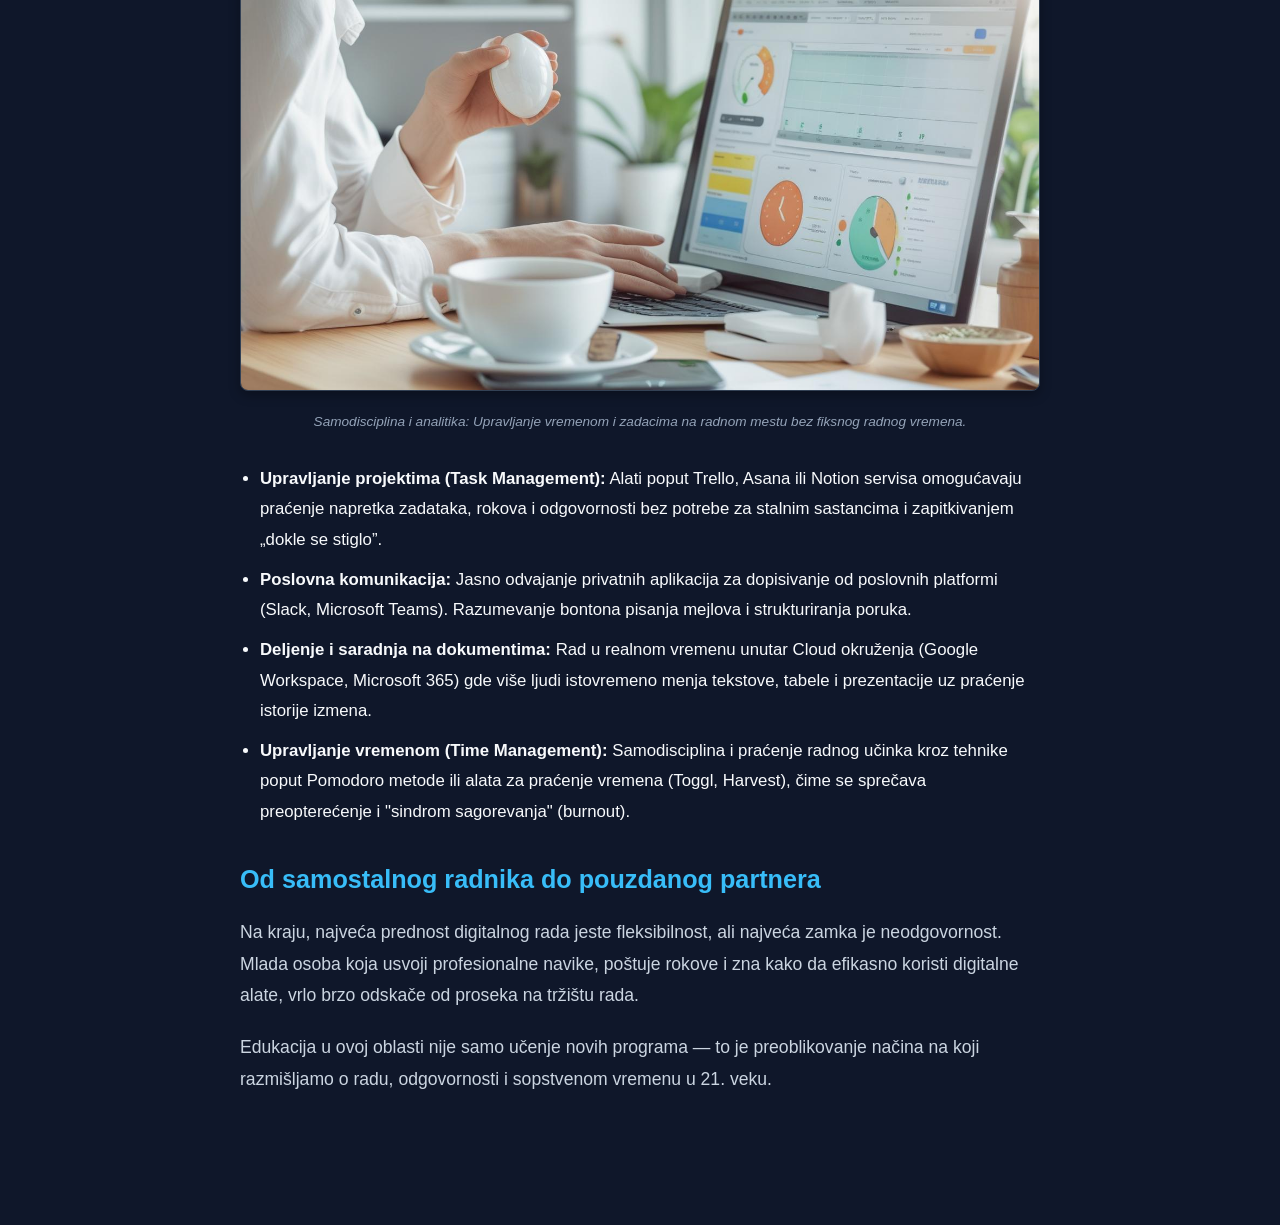
<file: rad-u-digitalnom-okruzenju.html>
﻿<!DOCTYPE html>
<html lang="sr">
<head>
    <meta charset="UTF-8">
    <meta name="viewport" content="width=device-width, initial-scale=1.0">
    <title>Rad u digitalnom okruženju | Digitalni Nomadi || Taoci</title>
    <link rel="stylesheet" href="stilovi.css">
</head>
<body>

    <!-- HEADER & TICKER -->
    <div id="header-container"></div>

    <!-- MAIN CONTENT -->
    <div class="container">

        <article class="article-container" style="max-width: 800px; margin: 0 auto; padding: 20px 0;">

            <!-- ZAGLAVLJE BEZ OKVIRA I POZADINE -->
            <header class="article-header" style="background: transparent !important; border: none !important; box-shadow: none !important; padding: 0 !important; margin-bottom: 30px; position: relative; z-index: 1;">
                <span class="tag" style="background: var(--accent-color, #38bdf8); color: #0f172a; padding: 4px 10px; border-radius: 4px; font-weight: bold; font-size: 0.85rem; display: inline-block; margin-bottom: 10px;">VODIČI</span>
                <h1 style="font-size: 2.2rem; margin: 15px 0 10px 0; line-height: 1.2;">Rad u digitalnom okruženju: Veštine za 21. vek</h1>
                <p class="subtitle" style="font-size: 1.1rem; color: var(--muted-text, #94a3b8); line-height: 1.5;">Poslovna komunikacija, alati za saradnju na daljinu i samodisciplina bez koje nomadski rad brzo postaje haos.</p>
            </header>

            <section class="article-body" style="line-height: 1.8; color: var(--text-color, #e2e8f0); font-size: 1.05rem;">

                <p>
                    Rad van klasične kancelarije često se u javnosti prikazuje kroz idilične slike rada na plaži ili uz kafu na egzotičnim lokacijama. Međutim, surova realnost <strong>rada u digitalnom okruženju (remote work)</strong> nosi potpuno novi set izazova: granica između radnog vremena i privatnog života lako nestaje, a nedostatak fizičkog prisustva zahteva višestruko veću odgovornost i komunikacijsku preciznost.
                </p>

                <!-- SLIKA KANCELARIJE I POSLOVNOG OKRUŽENJA -->
                <figure style="margin: 30px 0; text-align: center;">
                    <img src="Slike/rad u dikitalnom okruzenju/slika1.jpg" alt="Savremeno poslovno okruženje i timski rad" style="width: 100%; max-height: 450px; object-fit: cover; border-radius: 8px; border: 1px solid var(--border-color, #334155); box-shadow: 0 4px 12px rgba(0,0,0,0.3);" />
                    <figcaption style="font-size: 0.85rem; color: var(--muted-text, #94a3b8); margin-top: 8px; font-style: italic;">Tranzicija sa klasičnog na hibridni model: Organizacija rada i timska komunikacija u modernom okruženju.</figcaption>
                </figure>

                <p>
                    Biti konkurentan na globalnom ili domaćem digitalnom tržištu ne znači samo znati pokrenuti program, već vladati kulturom asinhrone komunikacije i alatima za organizaciju rada.
                </p>

                <h2 style="color: var(--accent-color, #38bdf8); margin-top: 30px; margin-bottom: 15px;">Stubovi profesionalnog digitalnog rada</h2>
                <p>
                    U tradicionalnom okruženju mnogi nesporazumi se reše usputnim razgovorom pored aparata za kafu. U digitalnom okruženju, ako nešto nije jasno napisano ili dokumentovano — to praktično ne postoji.
                </p>

                <blockquote style="border-left: 4px solid var(--accent-color, #38bdf8); margin: 25px 0; padding: 10px 20px; background: rgba(56, 189, 248, 0.1); font-style: italic;">
                    „Asinhrona komunikacija je ključ slobode: sposobnost da pošaljete jasnu, preciznu i potpunu poruku kolegi u drugoj vremenskoj zoni, tako da on može nastaviti rad bez čekanja da se obojica istovremeno pojavite na pozivu.”
                </blockquote>

                <h2 style="color: var(--accent-color, #38bdf8); margin-top: 30px; margin-bottom: 15px;">Osnovni ekosistem digitalnog radnika</h2>
                <p>
                    Savremene kompanije i projekti oslanjaju se na paket alata čije je poznavanje postalo osnovni uslov zaposlivosti:
                </p>
                <!-- SLIKA RADNOG STOLA I PRATENJA VREMENA / ZADATAKA -->
                <figure style="margin: 30px 0; text-align: center;">
                    <img src="Slike/rad u dikitalnom okruzenju/slika2.jpg" alt="Organizacija radnog dana i praćenje produktivnosti" style="width: 100%; max-height: 420px; object-fit: cover; border-radius: 8px; border: 1px solid var(--border-color, #334155); box-shadow: 0 4px 12px rgba(0,0,0,0.3);" />
                    <figcaption style="font-size: 0.85rem; color: var(--muted-text, #94a3b8); margin-top: 8px; font-style: italic;">Samodisciplina i analitika: Upravljanje vremenom i zadacima na radnom mestu bez fiksnog radnog vremena.</figcaption>
                </figure>

                <ul style="margin-left: 20px; margin-bottom: 20px;">
                    <li style="margin-bottom: 10px;"><strong>Upravljanje projektima (Task Management):</strong> Alati poput Trello, Asana ili Notion servisa omogućavaju praćenje napretka zadataka, rokova i odgovornosti bez potrebe za stalnim sastancima i zapitkivanjem „dokle se stiglo”.</li>
                    <li style="margin-bottom: 10px;"><strong>Poslovna komunikacija:</strong> Jasno odvajanje privatnih aplikacija za dopisivanje od poslovnih platformi (Slack, Microsoft Teams). Razumevanje bontona pisanja mejlova i strukturiranja poruka.</li>
                    <li style="margin-bottom: 10px;"><strong>Deljenje i saradnja na dokumentima:</strong> Rad u realnom vremenu unutar Cloud okruženja (Google Workspace, Microsoft 365) gde više ljudi istovremeno menja tekstove, tabele i prezentacije uz praćenje istorije izmena.</li>
                    <li style="margin-bottom: 10px;"><strong>Upravljanje vremenom (Time Management):</strong> Samodisciplina i praćenje radnog učinka kroz tehnike poput Pomodoro metode ili alata za praćenje vremena (Toggl, Harvest), čime se sprečava preopterećenje i "sindrom sagorevanja" (burnout).</li>
                </ul>

                <h2 style="color: var(--accent-color, #38bdf8); margin-top: 30px; margin-bottom: 15px;">Od samostalnog radnika do pouzdanog partnera</h2>
                <p>
                    Na kraju, najveća prednost digitalnog rada jeste fleksibilnost, ali najveća zamka je neodgovornost. Mlada osoba koja usvoji profesionalne navike, poštuje rokove i zna kako da efikasno koristi digitalne alate, vrlo brzo odskače od proseka na tržištu rada.
                </p>
                <p>
                    Edukacija u ovoj oblasti nije samo učenje novih programa — to je preoblikovanje načina na koji razmišljamo o radu, odgovornosti i sopstvenom vremenu u 21. veku.
                </p>

            </section>

        </article>

    </div>

    <!-- FOOTER -->
    <div id="footer-container"></div>

    <!-- POZIV SKRIPTE -->
    <script src="layout.js"></script>

</body>
</html>
</file>
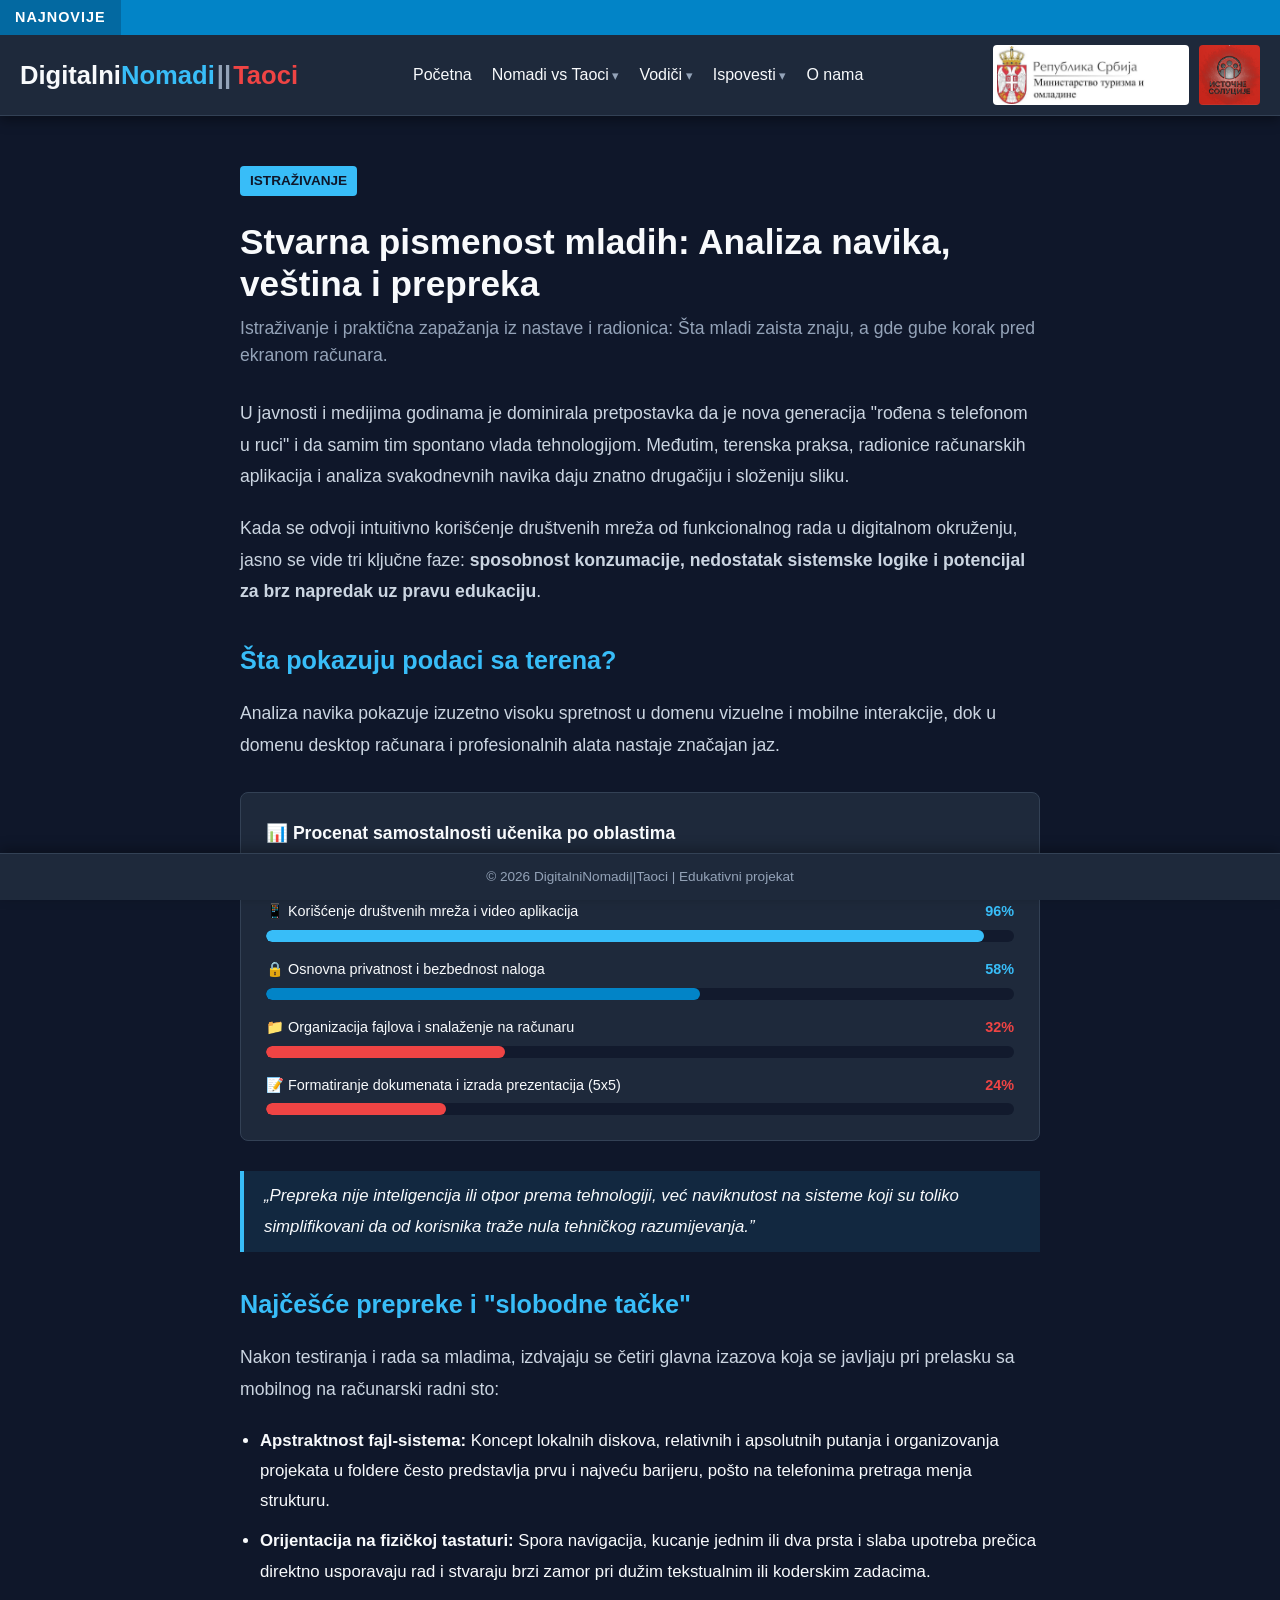
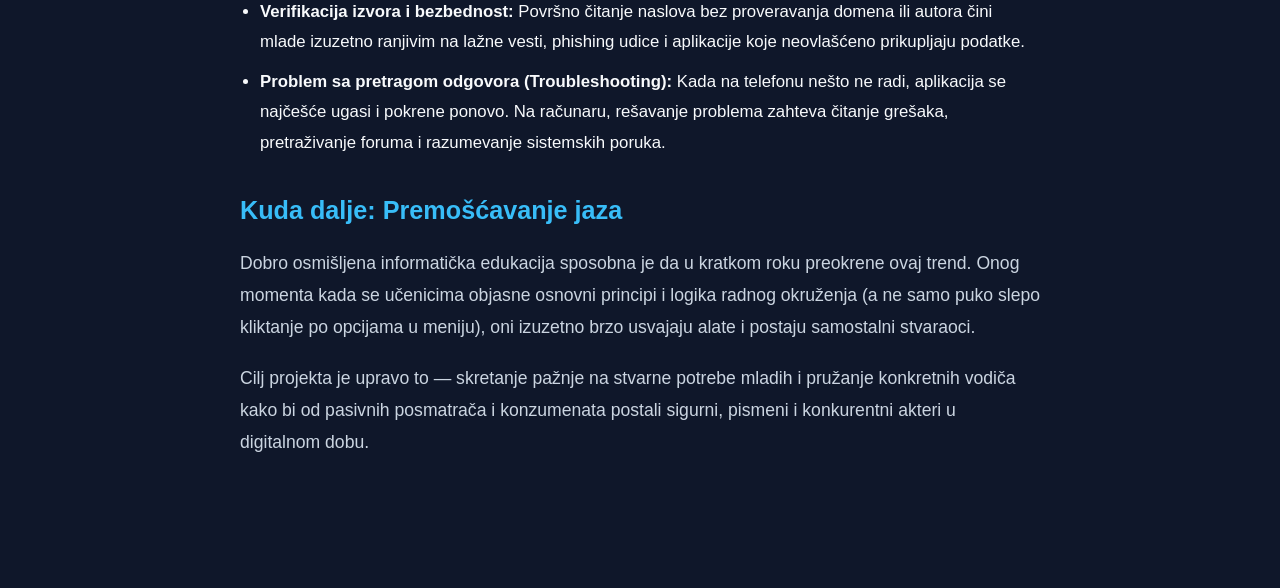
<file: stvarna-pismenost-istrazivanje.html>
﻿<!DOCTYPE html>
<html lang="sr">
<head>
    <meta charset="UTF-8">
    <meta name="viewport" content="width=device-width, initial-scale=1.0">
    <title>Stvarna pismenost mladih | Digitalni Nomadi || Taoci</title>
    <link rel="stylesheet" href="stilovi.css">
</head>
<body>

    <!-- HEADER & TICKER -->
    <div id="header-container"></div>

    <!-- MAIN CONTENT -->
    <div class="container">

        <article class="article-container" style="max-width: 800px; margin: 0 auto; padding: 20px 0;">

            <!-- ZAGLAVLJE BEZ OKVIRA I POZADINE -->
            <header class="article-header" style="background: transparent !important; border: none !important; box-shadow: none !important; padding: 0 !important; margin-bottom: 30px; position: relative; z-index: 1;">
                <span class="tag" style="background: var(--accent-color, #38bdf8); color: #0f172a; padding: 4px 10px; border-radius: 4px; font-weight: bold; font-size: 0.85rem; display: inline-block; margin-bottom: 10px;">ISTRAŽIVANJE</span>
                <h1 style="font-size: 2.2rem; margin: 15px 0 10px 0; line-height: 1.2;">Stvarna pismenost mladih: Analiza navika, veština i prepreka</h1>
                <p class="subtitle" style="font-size: 1.1rem; color: var(--muted-text, #94a3b8); line-height: 1.5;">Istraživanje i praktična zapažanja iz nastave i radionica: Šta mladi zaista znaju, a gde gube korak pred ekranom računara.</p>
            </header>

            <section class="article-body" style="line-height: 1.8; color: var(--text-color, #e2e8f0); font-size: 1.05rem;">

                <p>
                    U javnosti i medijima godinama je dominirala pretpostavka da je nova generacija "rođena s telefonom u ruci" i da samim tim spontano vlada tehnologijom. Međutim, terenska praksa, radionice računarskih aplikacija i analiza svakodnevnih navika daju znatno drugačiju i složeniju sliku.
                </p>
                <p>
                    Kada se odvoji intuitivno korišćenje društvenih mreža od funkcionalnog rada u digitalnom okruženju, jasno se vide tri ključne faze: <strong>sposobnost konzumacije, nedostatak sistemske logike i potencijal za brz napredak uz pravu edukaciju</strong>.
                </p>

                <h2 style="color: var(--accent-color, #38bdf8); margin-top: 30px; margin-bottom: 15px;">Šta pokazuju podaci sa terena?</h2>
                <p>
                    Analiza navika pokazuje izuzetno visoku spretnost u domenu vizuelne i mobilne interakcije, dok u domenu desktop računara i profesionalnih alata nastaje značajan jaz.
                </p>

                <!-- GRAFIKON ISTRAŽIVANJA (HTML/CSS BAR CHART) -->
                <div class="chart-box" style="background: var(--card-bg, #1e293b); border: 1px solid var(--border-color, #334155); border-radius: 8px; padding: 25px; margin: 30px 0;">
                    <h3 style="font-size: 1.1rem; color: #f8fafc; margin-bottom: 5px;">📊 Procenat samostalnosti učenika po oblastima</h3>
                    <p style="font-size: 0.85rem; color: var(--muted-text, #94a3b8); margin-bottom: 20px;">Procena veština na osnovu praktičnog ulaznog testiranja u školskom okruženju:</p>

                    <div style="display: flex; flex-direction: column; gap: 15px;">
                        <!-- Item 1 -->
                        <div>
                            <div style="display: flex; justify-content: space-between; font-size: 0.9rem; margin-bottom: 5px;">
                                <span>📱 Korišćenje društvenih mreža i video aplikacija</span>
                                <strong style="color: #38bdf8;">96%</strong>
                            </div>
                            <div style="background: rgba(15, 23, 42, 0.8); height: 12px; border-radius: 6px; overflow: hidden;">
                                <div style="width: 96%; height: 100%; background: #38bdf8; border-radius: 6px;"></div>
                            </div>
                        </div>

                        <!-- Item 2 -->
                        <div>
                            <div style="display: flex; justify-content: space-between; font-size: 0.9rem; margin-bottom: 5px;">
                                <span>🔒 Osnovna privatnost i bezbednost naloga</span>
                                <strong style="color: #38bdf8;">58%</strong>
                            </div>
                            <div style="background: rgba(15, 23, 42, 0.8); height: 12px; border-radius: 6px; overflow: hidden;">
                                <div style="width: 58%; height: 100%; background: #0284c7; border-radius: 6px;"></div>
                            </div>
                        </div>

                        <!-- Item 3 -->
                        <div>
                            <div style="display: flex; justify-content: space-between; font-size: 0.9rem; margin-bottom: 5px;">
                                <span>📁 Organizacija fajlova i snalaženje na računaru</span>
                                <strong style="color: #ef4444;">32%</strong>
                            </div>
                            <div style="background: rgba(15, 23, 42, 0.8); height: 12px; border-radius: 6px; overflow: hidden;">
                                <div style="width: 32%; height: 100%; background: #ef4444; border-radius: 6px;"></div>
                            </div>
                        </div>

                        <!-- Item 4 -->
                        <div>
                            <div style="display: flex; justify-content: space-between; font-size: 0.9rem; margin-bottom: 5px;">
                                <span>📝 Formatiranje dokumenata i izrada prezentacija (5x5)</span>
                                <strong style="color: #ef4444;">24%</strong>
                            </div>
                            <div style="background: rgba(15, 23, 42, 0.8); height: 12px; border-radius: 6px; overflow: hidden;">
                                <div style="width: 24%; height: 100%; background: #ef4444; border-radius: 6px;"></div>
                            </div>
                        </div>
                    </div>
                </div>

                <blockquote style="border-left: 4px solid var(--accent-color, #38bdf8); margin: 25px 0; padding: 10px 20px; background: rgba(56, 189, 248, 0.1); font-style: italic;">
                    „Prepreka nije inteligencija ili otpor prema tehnologiji, već naviknutost na sisteme koji su toliko simplifikovani da od korisnika traže nula tehničkog razumijevanja.”
                </blockquote>

                <h2 style="color: var(--accent-color, #38bdf8); margin-top: 30px; margin-bottom: 15px;">Najčešće prepreke i "slobodne tačke"</h2>
                <p>
                    Nakon testiranja i rada sa mladima, izdvajaju se četiri glavna izazova koja se javljaju pri prelasku sa mobilnog na računarski radni sto:
                </p>

                <ul style="margin-left: 20px; margin-bottom: 20px;">
                    <li style="margin-bottom: 10px;"><strong>Apstraktnost fajl-sistema:</strong> Koncept lokalnih diskova, relativnih i apsolutnih putanja i organizovanja projekata u foldere često predstavlja prvu i najveću barijeru, pošto na telefonima pretraga menja strukturu.</li>
                    <li style="margin-bottom: 10px;"><strong>Orijentacija na fizičkoj tastaturi:</strong> Spora navigacija, kucanje jednim ili dva prsta i slaba upotreba prečica direktno usporavaju rad i stvaraju brzi zamor pri dužim tekstualnim ili koderskim zadacima.</li>
                    <li style="margin-bottom: 10px;"><strong>Verifikacija izvora i bezbednost:</strong> Površno čitanje naslova bez proveravanja domena ili autora čini mlade izuzetno ranjivim na lažne vesti, phishing udice i aplikacije koje neovlašćeno prikupljaju podatke.</li>
                    <li style="margin-bottom: 10px;"><strong>Problem sa pretragom odgovora (Troubleshooting):</strong> Kada na telefonu nešto ne radi, aplikacija se najčešće ugasi i pokrene ponovo. Na računaru, rešavanje problema zahteva čitanje grešaka, pretraživanje foruma i razumevanje sistemskih poruka.</li>
                </ul>

                <h2 style="color: var(--accent-color, #38bdf8); margin-top: 30px; margin-bottom: 15px;">Kuda dalje: Premošćavanje jaza</h2>
                <p>
                    Dobro osmišljena informatička edukacija sposobna je da u kratkom roku preokrene ovaj trend. Onog momenta kada se učenicima objasne osnovni principi i logika radnog okruženja (a ne samo puko slepo kliktanje po opcijama u meniju), oni izuzetno brzo usvajaju alate i postaju samostalni stvaraoci.
                </p>
                <p>
                    Cilj projekta je upravo to — skretanje pažnje na stvarne potrebe mladih i pružanje konkretnih vodiča kako bi od pasivnih posmatrača i konzumenata postali sigurni, pismeni i konkurentni akteri u digitalnom dobu.
                </p>

            </section>

        </article>

    </div>

    <!-- FOOTER -->
    <div id="footer-container"></div>

    <!-- POZIV SKRIPTE -->
    <script src="layout.js"></script>

</body>
</html>
</file>
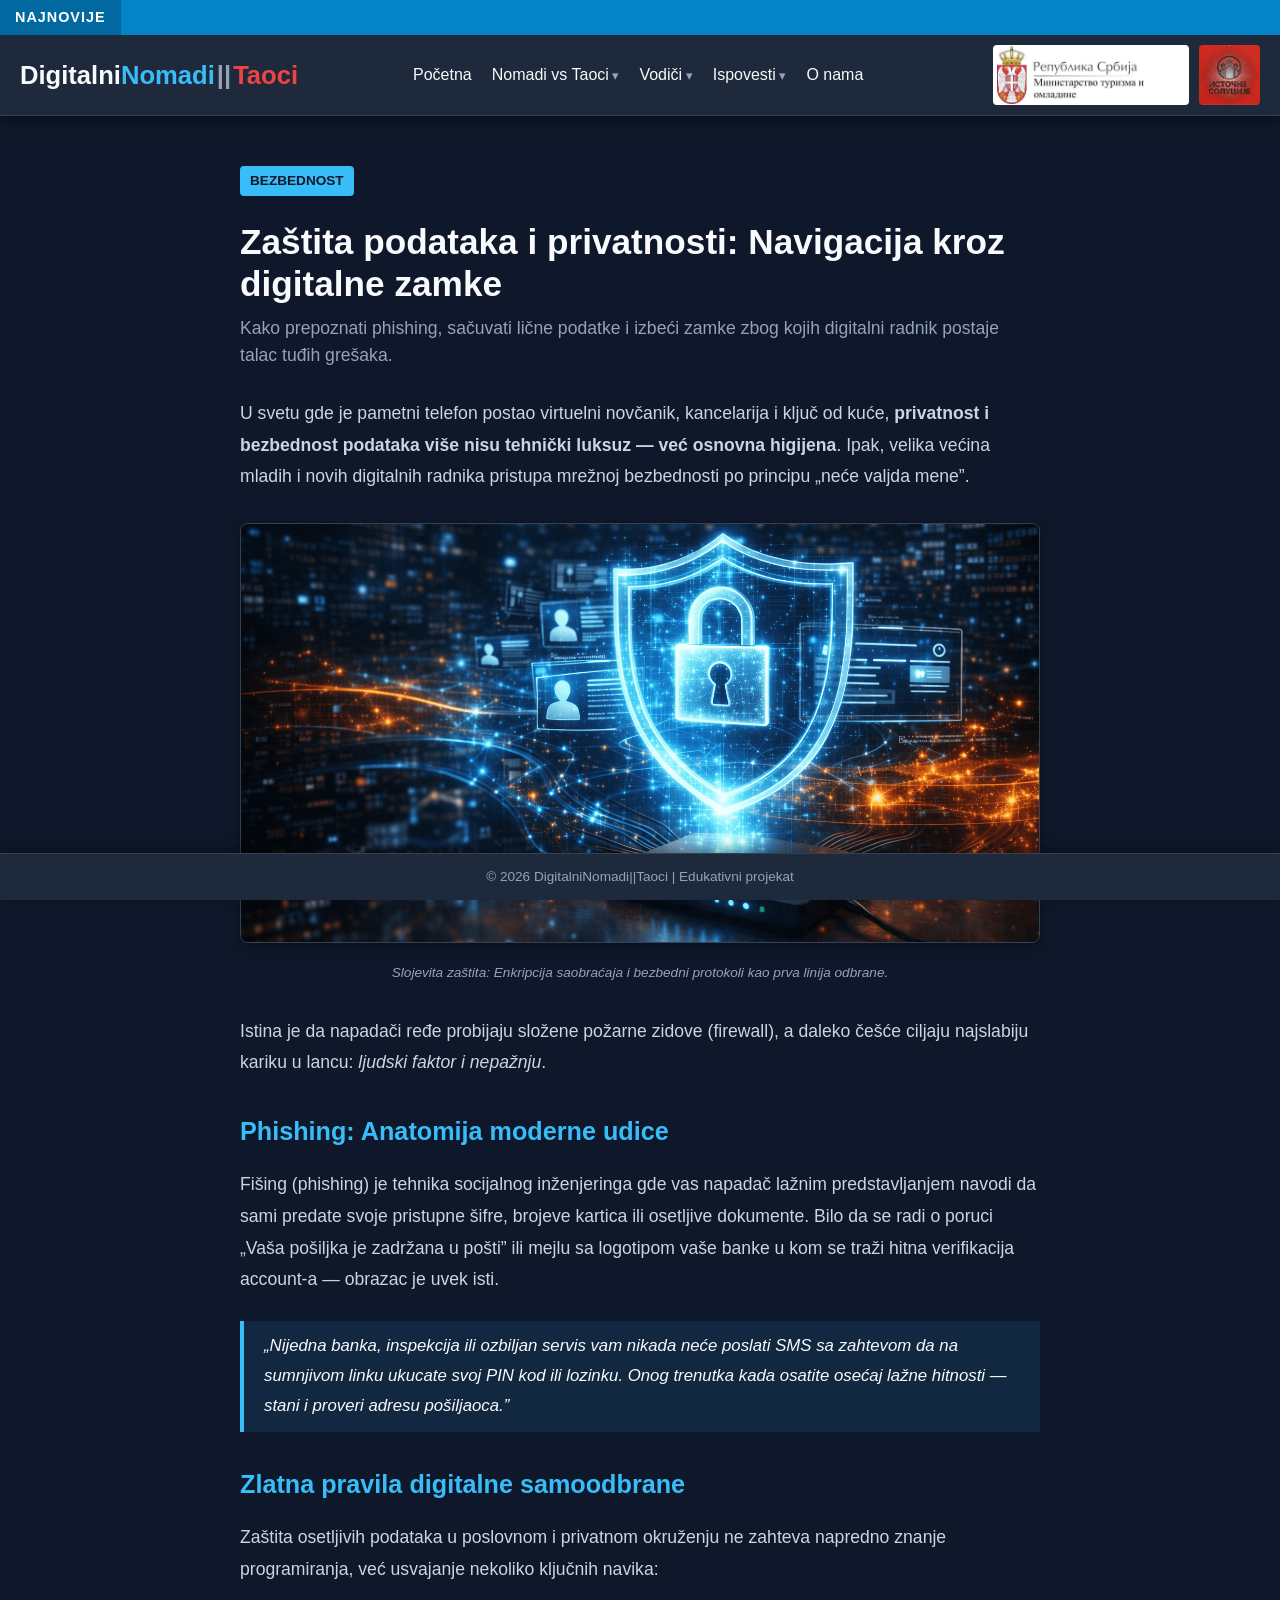
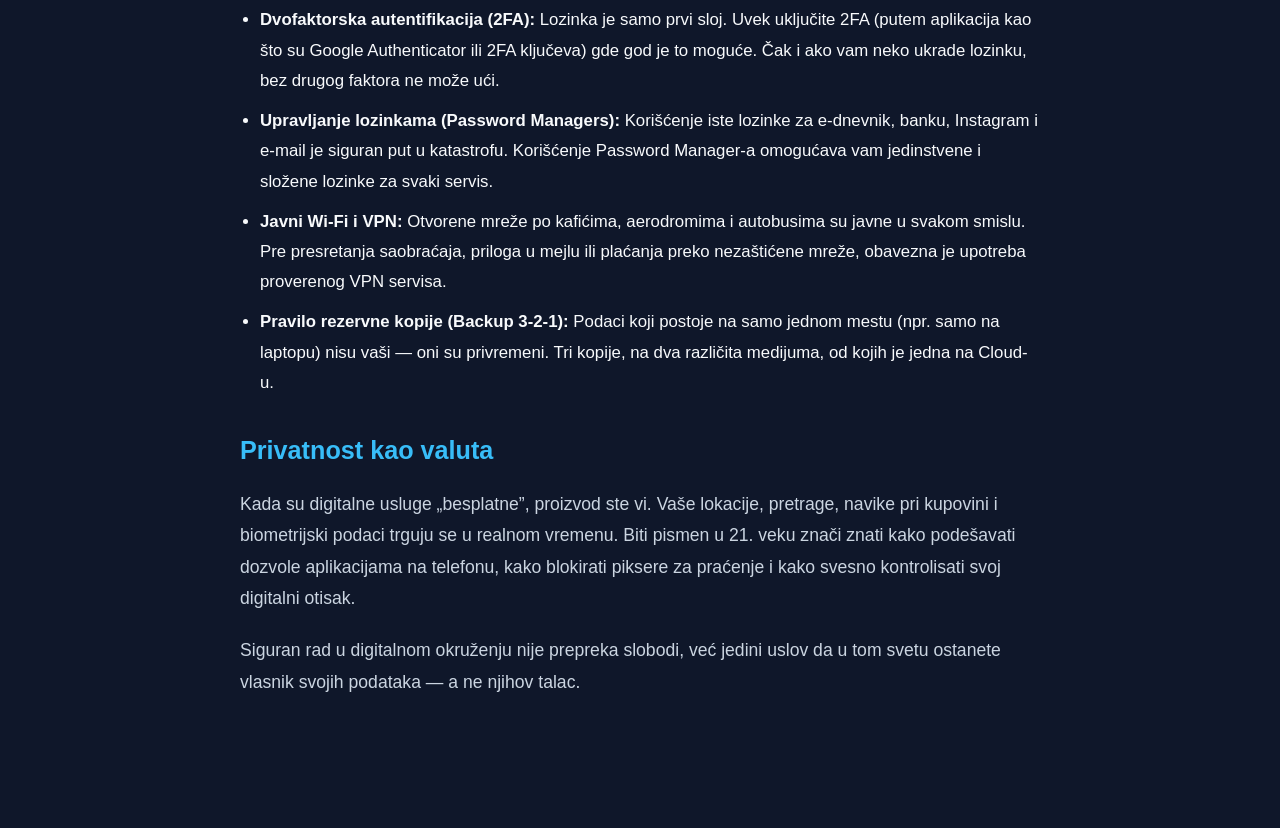
<file: zastita-podataka.html>
﻿<!DOCTYPE html>
<html lang="sr">
<head>
    <meta charset="UTF-8">
    <meta name="viewport" content="width=device-width, initial-scale=1.0">
    <title>Zaštita podataka i privatnosti | Digitalni Nomadi || Taoci</title>
    <link rel="stylesheet" href="stilovi.css">
</head>
<body>

    <!-- HEADER & TICKER -->
    <div id="header-container"></div>

    <!-- MAIN CONTENT -->
    <div class="container">

        <article class="article-container" style="max-width: 800px; margin: 0 auto; padding: 20px 0;">

            <!-- ZAGLAVLJE BEZ OKVIRA I POZADINE -->
            <header class="article-header" style="background: transparent !important; border: none !important; box-shadow: none !important; padding: 0 !important; margin-bottom: 30px; position: relative; z-index: 1;">
                <span class="tag" style="background: var(--accent-color, #38bdf8); color: #0f172a; padding: 4px 10px; border-radius: 4px; font-weight: bold; font-size: 0.85rem; display: inline-block; margin-bottom: 10px;">BEZBEDNOST</span>
                <h1 style="font-size: 2.2rem; margin: 15px 0 10px 0; line-height: 1.2;">Zaštita podataka i privatnosti: Navigacija kroz digitalne zamke</h1>
                <p class="subtitle" style="font-size: 1.1rem; color: var(--muted-text, #94a3b8); line-height: 1.5;">Kako prepoznati phishing, sačuvati lične podatke i izbeći zamke zbog kojih digitalni radnik postaje talac tuđih grešaka.</p>
            </header>

            <section class="article-body" style="line-height: 1.8; color: var(--text-color, #e2e8f0); font-size: 1.05rem;">

                <p>
                    U svetu gde je pametni telefon postao virtuelni novčanik, kancelarija i ključ od kuće, <strong>privatnost i bezbednost podataka više nisu tehnički luksuz — već osnovna higijena</strong>. Ipak, velika većina mladih i novih digitalnih radnika pristupa mrežnoj bezbednosti po principu „neće valjda mene”.
                </p>

                <!-- SLIKA BEZBEDNOSTI I MREŽNOG ŠTITA -->
                <figure style="margin: 30px 0; text-align: center;">
                    <img src="Slike\bezbednost\slika 1.png" alt="Digitalna zaštita i bezbednost mrežnih podataka" style="width: 100%; max-height: 420px; object-fit: cover; border-radius: 8px; border: 1px solid var(--border-color, #334155); box-shadow: 0 4px 12px rgba(0,0,0,0.3);" />
                    <figcaption style="font-size: 0.85rem; color: var(--muted-text, #94a3b8); margin-top: 8px; font-style: italic;">Slojevita zaštita: Enkripcija saobraćaja i bezbedni protokoli kao prva linija odbrane.</figcaption>
                </figure>

                <p>
                    Istina je da napadači ređe probijaju složene požarne zidove (firewall), a daleko češće ciljaju najslabiju kariku u lancu: <em>ljudski faktor i nepažnju</em>.
                </p>

                <h2 style="color: var(--accent-color, #38bdf8); margin-top: 30px; margin-bottom: 15px;">Phishing: Anatomija moderne udice</h2>
                <p>
                    Fišing (phishing) je tehnika socijalnog inženjeringa gde vas napadač lažnim predstavljanjem navodi da sami predate svoje pristupne šifre, brojeve kartica ili osetljive dokumente. Bilo da se radi o poruci „Vaša pošiljka je zadržana u pošti” ili mejlu sa logotipom vaše banke u kom se traži hitna verifikacija account-a — obrazac je uvek isti.
                </p>

                <blockquote style="border-left: 4px solid var(--accent-color, #38bdf8); margin: 25px 0; padding: 10px 20px; background: rgba(56, 189, 248, 0.1); font-style: italic;">
                    „Nijedna banka, inspekcija ili ozbiljan servis vam nikada neće poslati SMS sa zahtevom da na sumnjivom linku ukucate svoj PIN kod ili lozinku. Onog trenutka kada osatite osećaj lažne hitnosti — stani i proveri adresu pošiljaoca.”
                </blockquote>

                <h2 style="color: var(--accent-color, #38bdf8); margin-top: 30px; margin-bottom: 15px;">Zlatna pravila digitalne samoodbrane</h2>
                <p>
                    Zaštita osetljivih podataka u poslovnom i privatnom okruženju ne zahteva napredno znanje programiranja, već usvajanje nekoliko ključnih navika:
                </p>

                <ul style="margin-left: 20px; margin-bottom: 20px;">
                    <li style="margin-bottom: 10px;"><strong>Dvofaktorska autentifikacija (2FA):</strong> Lozinka je samo prvi sloj. Uvek uključite 2FA (putem aplikacija kao što su Google Authenticator ili 2FA ključeva) gde god je to moguće. Čak i ako vam neko ukrade lozinku, bez drugog faktora ne može ući.</li>
                    <li style="margin-bottom: 10px;"><strong>Upravljanje lozinkama (Password Managers):</strong> Korišćenje iste lozinke za e-dnevnik, banku, Instagram i e-mail je siguran put u katastrofu. Korišćenje Password Manager-a omogućava vam jedinstvene i složene lozinke za svaki servis.</li>
                    <li style="margin-bottom: 10px;"><strong>Javni Wi-Fi i VPN:</strong> Otvorene mreže po kafićima, aerodromima i autobusima su javne u svakom smislu. Pre presretanja saobraćaja, priloga u mejlu ili plaćanja preko nezaštićene mreže, obavezna je upotreba proverenog VPN servisa.</li>
                    <li style="margin-bottom: 10px;"><strong>Pravilo rezervne kopije (Backup 3-2-1):</strong> Podaci koji postoje na samo jednom mestu (npr. samo na laptopu) nisu vaši — oni su privremeni. Tri kopije, na dva različita medijuma, od kojih je jedna na Cloud-u.</li>
                </ul>

                <h2 style="color: var(--accent-color, #38bdf8); margin-top: 30px; margin-bottom: 15px;">Privatnost kao valuta</h2>
                <p>
                    Kada su digitalne usluge „besplatne”, proizvod ste vi. Vaše lokacije, pretrage, navike pri kupovini i biometrijski podaci trguju se u realnom vremenu. Biti pismen u 21. veku znači znati kako podešavati dozvole aplikacijama na telefonu, kako blokirati piksere za praćenje i kako svesno kontrolisati svoj digitalni otisak.
                </p>
                <p>
                    Siguran rad u digitalnom okruženju nije prepreka slobodi, već jedini uslov da u tom svetu ostanete vlasnik svojih podataka — a ne njihov talac.
                </p>

            </section>

        </article>

    </div>

    <!-- FOOTER -->
    <div id="footer-container"></div>

    <!-- POZIV SKRIPTE -->
    <script src="layout.js"></script>

</body>
</html>
</file>
<file: stilovi.css>
﻿:root {
    --bg-color: #0f172a;
    --card-bg: #1e293b;
    --text-color: #f8fafc;
    --accent-color: #38bdf8;
    --danger-color: #ef4444;
    --muted-text: #94a3b8;
    --border-color: #334155;
}

* {
    box-sizing: border-box;
    margin: 0;
    padding: 0;
    font-family: 'Segoe UI', Tahoma, Geneva, Verdana, sans-serif;
}

body {
    background-color: var(--bg-color);
    color: var(--text-color);
    line-height: 1.6;
    padding-bottom: 60px; /* Razmak zbog fiksiranog footera */
}

/* 1. SKROLER VESTI (TICKER) */
.news-ticker {
    background-color: #0284c7;
    color: #ffffff;
    display: flex;
    align-items: center;
    font-size: 0.9rem;
    height: 35px;
    overflow: hidden;
}

.ticker-title {
    background-color: #0369a1;
    padding: 0 15px;
    height: 100%;
    display: flex;
    align-items: center;
    font-weight: bold;
    text-transform: uppercase;
    white-space: nowrap;
    letter-spacing: 1px;
}

.ticker-text-wrapper {
    overflow: hidden;
    white-space: nowrap;
    width: 100%;
}

.ticker-text {
    display: inline-block;
    padding-left: 100%;
    animation: ticker 25s linear infinite;
}

    .ticker-text a {
        color: white;
        text-decoration: none;
        margin-right: 50px;
    }

        .ticker-text a:hover {
            text-decoration: underline;
        }

@keyframes ticker {
    0% {
        transform: translate(0, 0);
    }

    100% {
        transform: translate(-100%, 0);
    }
}

/* 2. GLAVNI HEADER I LOGO */
#header-container {
    position: sticky;
    top: 0;
    z-index: 1000;
    background-color: var(--bg-color, #0f172a);
    box-shadow: 0 4px 12px rgba(0, 0, 0, 0.4);
}

header {
    background-color: var(--card-bg);
    border-bottom: 1px solid var(--border-color);
}

.nav-container {
    width: 100%;
    max-width: 1300px;
    margin: 0 auto;
    display: flex;
    justify-content: space-between;
    align-items: center;
    padding: 10px 20px;
    gap: 20px;
}

a.logo {
    font-size: 1.6rem;
    font-weight: bold;
    color: var(--text-color);
    text-decoration: none;
    margin-right: 0px;
    white-space: nowrap;
}

.logo .nomadi {
    color: #38bdf8;
}

.logo .separator {
    color: var(--muted-text);
    margin: 0 2px;
}

.logo .taoci {
    color: var(--danger-color);
}

/* LOGOTIPI U ZAGLAVLJU LEVO OD NASLOVA */
.header-partner-logos {
    display: flex;
    align-items: center;
    gap: 10px;
    margin-left: 15px;
}

.logo-box-hdr {
    height: 60px;
    display: flex;
    align-items: center;
    justify-content: center;
    border-radius: 4px;
    overflow: hidden;
}

    .logo-box-hdr.white-bg {
        background-color: #ffffff;
        padding: 1px 4px;
    }

    .logo-box-hdr img {
        height: 100%;
        width: auto;
        object-fit: contain;
    }

nav ul {
    display: flex;
    list-style: none;
    gap: 20px;
}

nav a {
    color: var(--text-color);
    text-decoration: none;
    font-weight: 500;
    transition: color 0.2s;
}

    nav a:hover, nav a.active {
        color: var(--accent-color);
    }

/* 3. DROPDOWN MENI */
.dropdown {
    position: relative;
}

    .dropdown > a {
        display: inline-block;
        padding-bottom: 15px;
        margin-bottom: -15px;
    }

        .dropdown > a::after {
            content: " ▾";
            font-size: 0.8rem;
            color: var(--muted-text);
        }

.dropdown-menu {
    display: none;
    position: absolute;
    top: 100%;
    left: 0;
    background-color: var(--card-bg);
    min-width: 200px;
    box-shadow: 0 10px 25px rgba(0,0,0,0.5);
    border-radius: 0 0 8px 8px;
    border: 1px solid var(--border-color);
    list-style: none;
    padding: 8px 0;
    margin: 0;
    z-index: 1000;
    flex-direction: column;
    gap: 0;
}

    .dropdown-menu li {
        width: 100%;
    }

        .dropdown-menu li a {
            padding: 10px 20px;
            display: block;
            white-space: nowrap;
            font-size: 0.95rem;
            color: var(--text-color);
        }

            .dropdown-menu li a:hover {
                background-color: rgba(56, 189, 248, 0.15);
                color: var(--accent-color);
            }

.dropdown:hover .dropdown-menu {
    display: flex;
}

/* 4. STRUKTURA SADRŽAJA & GRID */
.container {
    max-width: 1200px;
    margin: 30px auto;
    padding: 0 20px;
}

.hero {
    background: linear-gradient(135deg, #1e293b 0%, #0f172a 100%);
    padding: 40px;
    border-radius: 12px;
    border: 1px solid var(--border-color);
    margin-bottom: 35px;
    text-align: center;
}

    .hero h1 {
        font-size: 2.5rem;
        color: var(--accent-color);
        margin-bottom: 15px;
    }

    .hero p {
        color: var(--muted-text);
        font-size: 1.1rem;
        max-width: 700px;
        margin: 0 auto;
    }

.grid {
    display: flex;
    flex-wrap: wrap;
    gap: 20px;
    margin-top: 20px;
}

.card {
    background-color: var(--card-bg);
    border: 1px solid var(--border-color);
    border-radius: 8px;
    padding: 20px;
    flex: 1 1 280px;
    transition: transform 0.2s;
}

    .card:hover {
        transform: translateY(-4px);
    }

    .card a {
        color: inherit;
        text-decoration: none;
        display: block;
    }

    .card span.tag, .tag {
        display: inline-block;
        background-color: rgba(56, 189, 248, 0.1);
        color: var(--accent-color);
        padding: 3px 8px;
        font-size: 0.75rem;
        border-radius: 4px;
        text-transform: uppercase;
        font-weight: bold;
        margin-bottom: 8px;
    }

    .card h3 {
        margin: 8px 0;
        color: var(--text-color);
    }

    .card p {
        color: var(--muted-text);
        font-size: 0.9rem;
    }

/* 5. RESPONZIVNI DVOKOLONSKI RASPORED (INDEX) */
.main-content-layout {
    display: flex;
    gap: 30px;
    align-items: flex-start;
    margin-top: 20px;
}

.left-column {
    flex: 1 1 68%;
    min-width: 0;
}

.right-sidebar {
    flex: 1 1 32%;
    position: sticky;
    top: 90px;
}

.about-summary {
    margin-bottom: 30px;
    background: var(--card-bg, #1e293b);
    padding: 25px;
    border-radius: 8px;
    border: 1px solid var(--border-color, #334155);
}

    .about-summary h2 {
        color: var(--accent-color, #38bdf8);
        margin-bottom: 15px;
    }

    .about-summary p {
        line-height: 1.7;
        color: var(--text-color, #e2e8f0);
    }

/* SIDEBAR STILOVI ZA EDUKACIJE */
.sidebar-box {
    background-color: var(--card-bg, #1e293b);
    border: 1px solid var(--border-color, #334155);
    border-radius: 8px;
    padding: 20px;
}

    .sidebar-box h3 {
        font-size: 1.15rem;
        color: var(--accent-color, #38bdf8);
        margin-bottom: 8px;
    }

.sidebar-desc {
    font-size: 0.85rem;
    color: var(--muted-text, #94a3b8);
    margin-bottom: 15px;
}

.sidebar-list {
    list-style: none;
    padding: 0;
    margin: 0;
    display: flex;
    flex-direction: column;
    gap: 12px;
}

    .sidebar-list li a {
        display: block;
        background-color: rgba(15, 23, 42, 0.6);
        border: 1px solid var(--border-color, #334155);
        border-radius: 6px;
        padding: 12px;
        text-decoration: none;
        color: var(--text-color, #fff);
        transition: transform 0.2s, border-color 0.2s;
    }

        .sidebar-list li a:hover {
            border-color: var(--accent-color, #38bdf8);
            transform: translateX(3px);
        }

    .sidebar-list .badge {
        display: inline-block;
        background-color: rgba(56, 189, 248, 0.15);
        color: var(--accent-color, #38bdf8);
        font-size: 0.7rem;
        font-weight: bold;
        padding: 2px 6px;
        border-radius: 3px;
        margin-bottom: 4px;
        text-transform: uppercase;
    }

    .sidebar-list strong {
        display: block;
        font-size: 0.95rem;
    }

    .sidebar-list small {
        display: block;
        font-size: 0.8rem;
        color: var(--muted-text, #94a3b8);
        margin-top: 2px;
        line-height: 1.3;
    }

/* 6. STILOVI ZA STRANICU ČLANKA */
.article-container {
    max-width: 800px;
    margin: 40px auto;
    padding: 0 20px;
}

.article-header {
    margin-bottom: 30px;
    border-bottom: 1px solid var(--border-color);
    padding-bottom: 20px;
}

.article-title {
    font-size: 2.2rem;
    color: var(--text-color);
    margin: 15px 0;
}

.article-meta {
    color: var(--muted-text);
    font-size: 0.9rem;
}

.article-body p {
    margin-bottom: 20px;
    font-size: 1.1rem;
    color: #cbd5e1;
}

.article-body h2 {
    color: var(--accent-color);
    margin: 30px 0 15px;
}

.quote-box {
    background-color: var(--card-bg);
    border-left: 4px solid var(--danger-color);
    padding: 20px;
    margin: 25px 0;
    border-radius: 0 8px 8px 0;
    font-style: italic;
}

.back-btn {
    display: inline-block;
    margin-top: 30px;
    color: var(--accent-color);
    text-decoration: none;
    font-weight: bold;
}

    .back-btn:hover {
        text-decoration: underline;
    }

/* 7. FOOTER STILOVI */
footer {
    position: fixed;
    bottom: 0;
    left: 0;
    width: 100%;
    z-index: 999;
    background-color: var(--card-bg, #1e293b);
    border-top: 1px solid var(--border-color, #334155);
    padding: 12px 0;
    text-align: center;
    box-shadow: 0 -4px 12px rgba(0, 0, 0, 0.3);
}

    footer p {
        margin: 0;
        font-size: 0.85rem;
        color: var(--muted-text, #94a3b8);
    }

.footer-partners {
    margin-bottom: 20px;
    padding-bottom: 20px;
    border-bottom: 1px solid var(--border-color, #333);
}

.partners-title {
    font-size: 0.85rem;
    color: var(--muted-text, #aaa);
    text-transform: uppercase;
    letter-spacing: 1px;
    margin-bottom: 15px;
}

.partner-logos {
    display: flex;
    justify-content: center;
    align-items: center;
    gap: 25px;
    flex-wrap: wrap;
}

.logo-box {
    height: 100px;
    display: flex;
    align-items: center;
    justify-content: center;
    border-radius: 6px;
    overflow: hidden;
    padding: 5px 10px;
}

    .logo-box.white-bg {
        background-color: #ffffff;
    }

    .logo-box a {
        display: flex;
        align-items: center;
        justify-content: center;
        height: 100%;
        width: 100%;
    }

    .logo-box img {
        max-height: 100%;
        max-width: 100%;
        width: auto;
        height: auto;
        object-fit: contain;
    }

/* 8. MEDIA QUERIES FOR MOBILE DEVICES (MOBILNI PRIKAZ) */
@media (max-width: 850px) {
    .main-content-layout {
        flex-direction: column;
    }

    .left-column,
    .right-sidebar {
        width: 100%;
        flex: 1 1 100%;
    }

    .right-sidebar {
        position: static;
        margin-top: 20px;
    }

    figure img {
        max-height: 280px !important;
    }

    .hero {
        padding: 25px 15px;
    }

        .hero h1 {
            font-size: 1.8rem;
        }

    .nav-container {
        flex-direction: column;
        align-items: flex-start;
        gap: 10px;
    }

    nav ul {
        flex-wrap: wrap;
        gap: 10px;
    }
}
</file>
